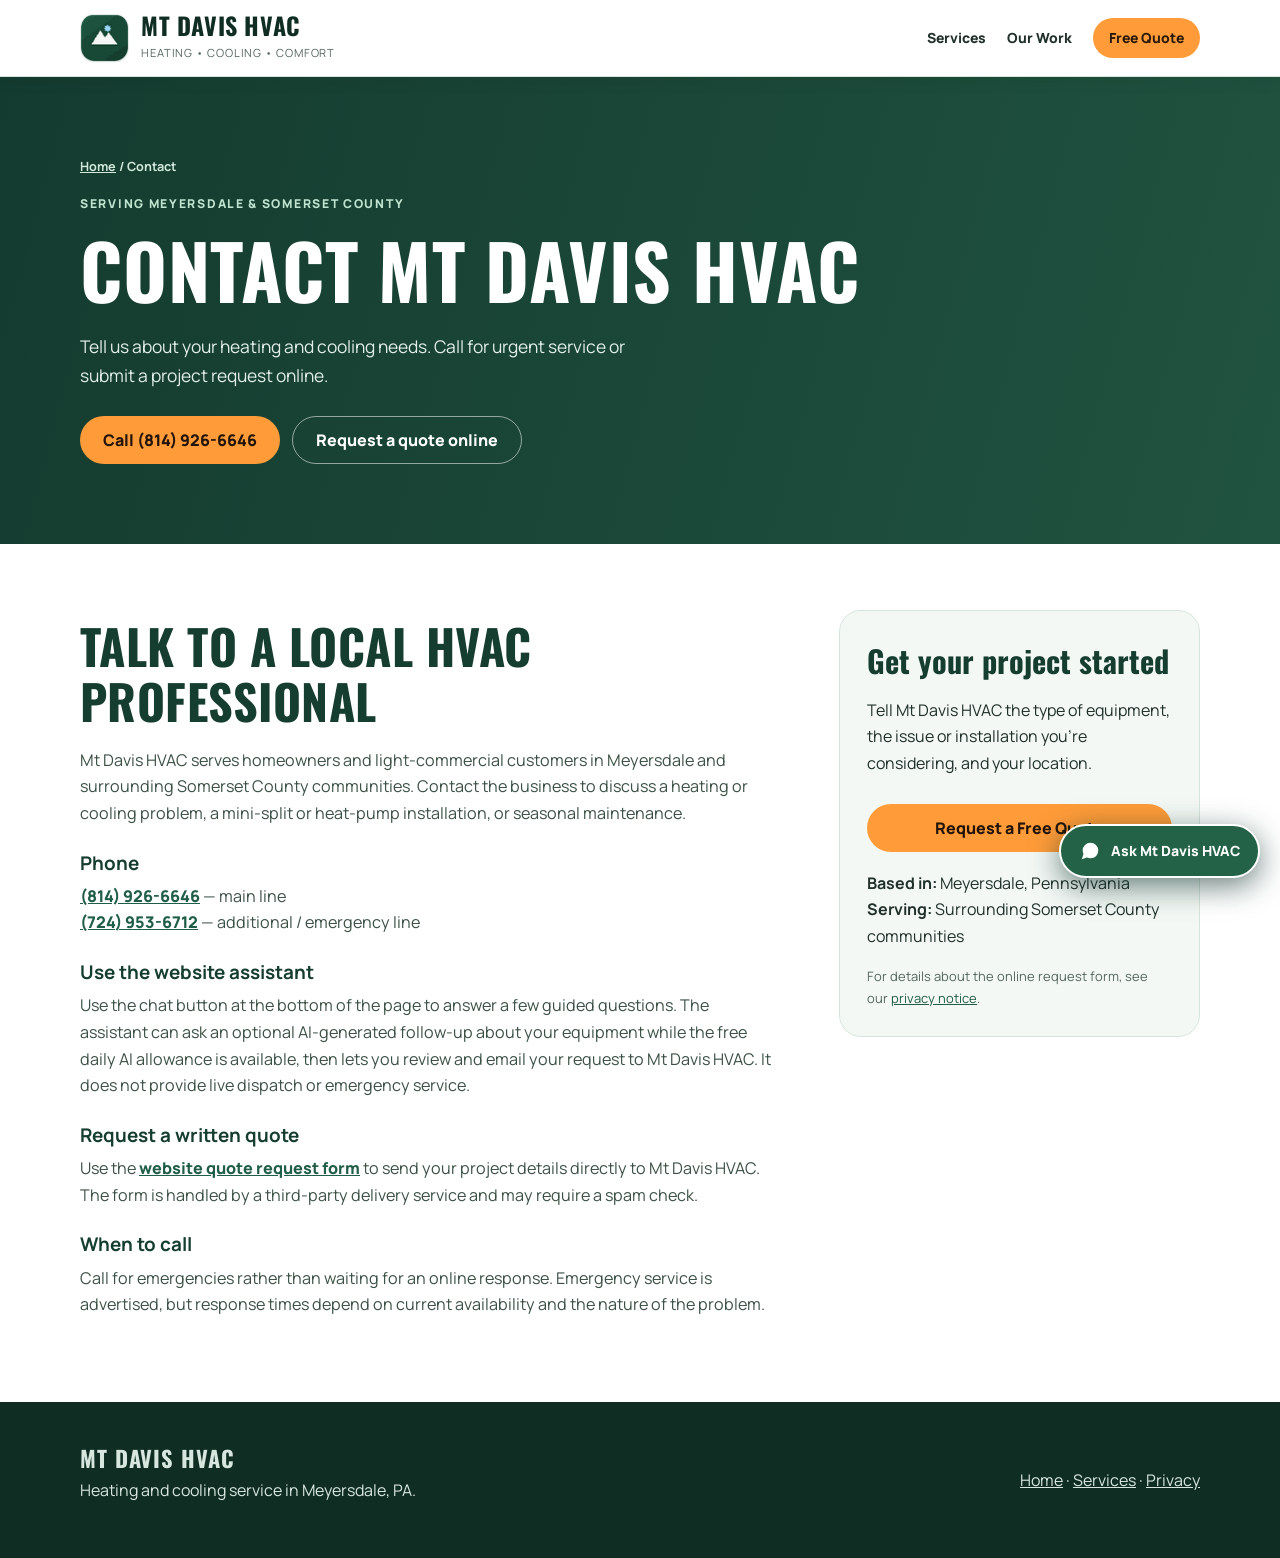
<file: contact/index.html>
<!doctype html><html lang="en"><head>
<meta charset="utf-8"><meta name="viewport" content="width=device-width,initial-scale=1">
<title>Contact Mt Davis HVAC | Quotes & Service in Meyersdale, PA</title>
<meta name="description" content="Contact Mt Davis HVAC for heating and cooling repair, installation and maintenance in Meyersdale, PA. Call (814) 926-6646 or request a free quote online.">
<meta name="robots" content="index,follow">
<link rel="canonical" href="https://mtdavishvac.com/contact/">
<link rel="icon" href="/favicon.ico?v=2" sizes="any">
<link rel="icon" href="/favicon-32.png?v=2" type="image/png" sizes="32x32">
<link rel="icon" href="/favicon-192.png?v=2" type="image/png" sizes="192x192">
<link rel="apple-touch-icon" href="/apple-touch-icon.png?v=2" sizes="180x180">
<link rel="manifest" href="/site.webmanifest">
<meta property="og:type" content="website">
<meta property="og:site_name" content="Mt Davis HVAC">
<meta property="og:title" content="Contact Mt Davis HVAC | Quotes & Service in Meyersdale, PA">
<meta property="og:description" content="Call or request a heating and cooling quote from Mt Davis HVAC in Meyersdale, Pennsylvania.">
<meta property="og:url" content="https://mtdavishvac.com/contact/">
<meta property="og:image" content="https://mtdavishvac.com/social-preview.jpg">
<meta property="og:image:width" content="1200">
<meta property="og:image:height" content="630">
<link rel="stylesheet" href="/service-pages.css">
<link rel="preconnect" href="https://fonts.googleapis.com">
<link rel="preconnect" href="https://fonts.gstatic.com" crossorigin>
<link href="https://fonts.googleapis.com/css2?family=Manrope:wght@400;500;600;700;800&family=Oswald:wght@500;600;700&display=swap" rel="stylesheet">
<script type="application/ld+json">{"@context":"https://schema.org","@graph":[{"@type":"ContactPage","name":"Contact Mt Davis HVAC","url":"https://mtdavishvac.com/contact/","about":{"@id":"https://mtdavishvac.com/#business"}},{"@type":"BreadcrumbList","itemListElement":[{"@type":"ListItem","position":1,"name":"Home","item":"https://mtdavishvac.com/"},{"@type":"ListItem","position":2,"name":"Contact","item":"https://mtdavishvac.com/contact/"}]}]}</script>
<link rel="stylesheet" href="/chatbot.css">
</head><body>
<a href="#main" class="skip">Skip to content</a>
<header class="site-header"><div class="wrap header-row">
<a class="brand" href="/"><img src="/favicon-192.png" width="49" height="49" alt=""><span><strong>MT DAVIS HVAC</strong><small>HEATING • COOLING • COMFORT</small></span></a>
<nav class="site-nav" aria-label="Main navigation"><a href="/services/">Services</a><a href="/#gallery">Our Work</a><a href="/#quote">Free Quote</a></nav>
</div></header>
<main id="main">
<section class="hero"><div class="wrap">
<nav class="breadcrumb" aria-label="Breadcrumb"><a href="/">Home</a> / Contact</nav>
<div class="kicker">Serving Meyersdale & Somerset County</div>
<h1>Contact Mt Davis HVAC</h1>
<p>Tell us about your heating and cooling needs. Call for urgent service or submit a project request online.</p>
<div class="buttons"><a class="button primary" href="tel:+18149266646">Call (814) 926-6646</a><a class="button light" href="/#quote">Request a quote online</a></div>
</div></section>
<section class="body-section"><div class="wrap layout"><article class="copy">
<h2>Talk to a local HVAC professional</h2>
<p>Mt Davis HVAC serves homeowners and light-commercial customers in Meyersdale and surrounding Somerset County communities. Contact the business to discuss a heating or cooling problem, a mini-split or heat-pump installation, or seasonal maintenance.</p>
<h3>Phone</h3><p><a href="tel:+18149266646" style="color:#205e47;text-decoration:underline;font-weight:800">(814) 926-6646</a> — main line<br>
<a href="tel:+17249536712" style="color:#205e47;text-decoration:underline;font-weight:800">(724) 953-6712</a> — additional / emergency line</p>
<h3>Use the website assistant</h3><p>Use the chat button at the bottom of the page to answer a few guided questions. The assistant can ask an optional AI-generated follow-up about your equipment while the free daily AI allowance is available, then lets you review and email your request to Mt Davis HVAC. It does not provide live dispatch or emergency service.</p>
<h3>Request a written quote</h3>
<p>Use the <a href="/#quote" style="color:#205e47;text-decoration:underline;font-weight:800">website quote request form</a> to send your project details directly to Mt Davis HVAC. The form is handled by a third-party delivery service and may require a spam check.</p>
<h3>When to call</h3>
<p>Call for emergencies rather than waiting for an online response. Emergency service is advertised, but response times depend on current availability and the nature of the problem.</p>
</article>
<aside class="call-card"><h3>Get your project started</h3>
<p>Tell Mt Davis HVAC the type of equipment, the issue or installation you're considering, and your location.</p>
<a class="button primary" href="/#quote">Request a Free Quote</a>
<p><strong>Based in:</strong> Meyersdale, Pennsylvania<br><strong>Serving:</strong> Surrounding Somerset County communities</p>
<small>For details about the online request form, see our <a href="/privacy/" style="color:#205e47;text-decoration:underline">privacy notice</a>.</small>
</aside></div></section>
</main>
<footer class="site-footer"><div class="wrap"><div><strong>MT DAVIS HVAC</strong><p>Heating and cooling service in Meyersdale, PA.</p></div>
<nav aria-label="Footer"><a href="/">Home</a> · <a href="/services/">Services</a> · <a href="/privacy/">Privacy</a></nav>
</div></footer>
<a class="mobile-cta" href="tel:+18149266646">☎ Call Mt Davis HVAC</a>
<script src="/chatbot.js" defer></script>
</body></html>
</file>
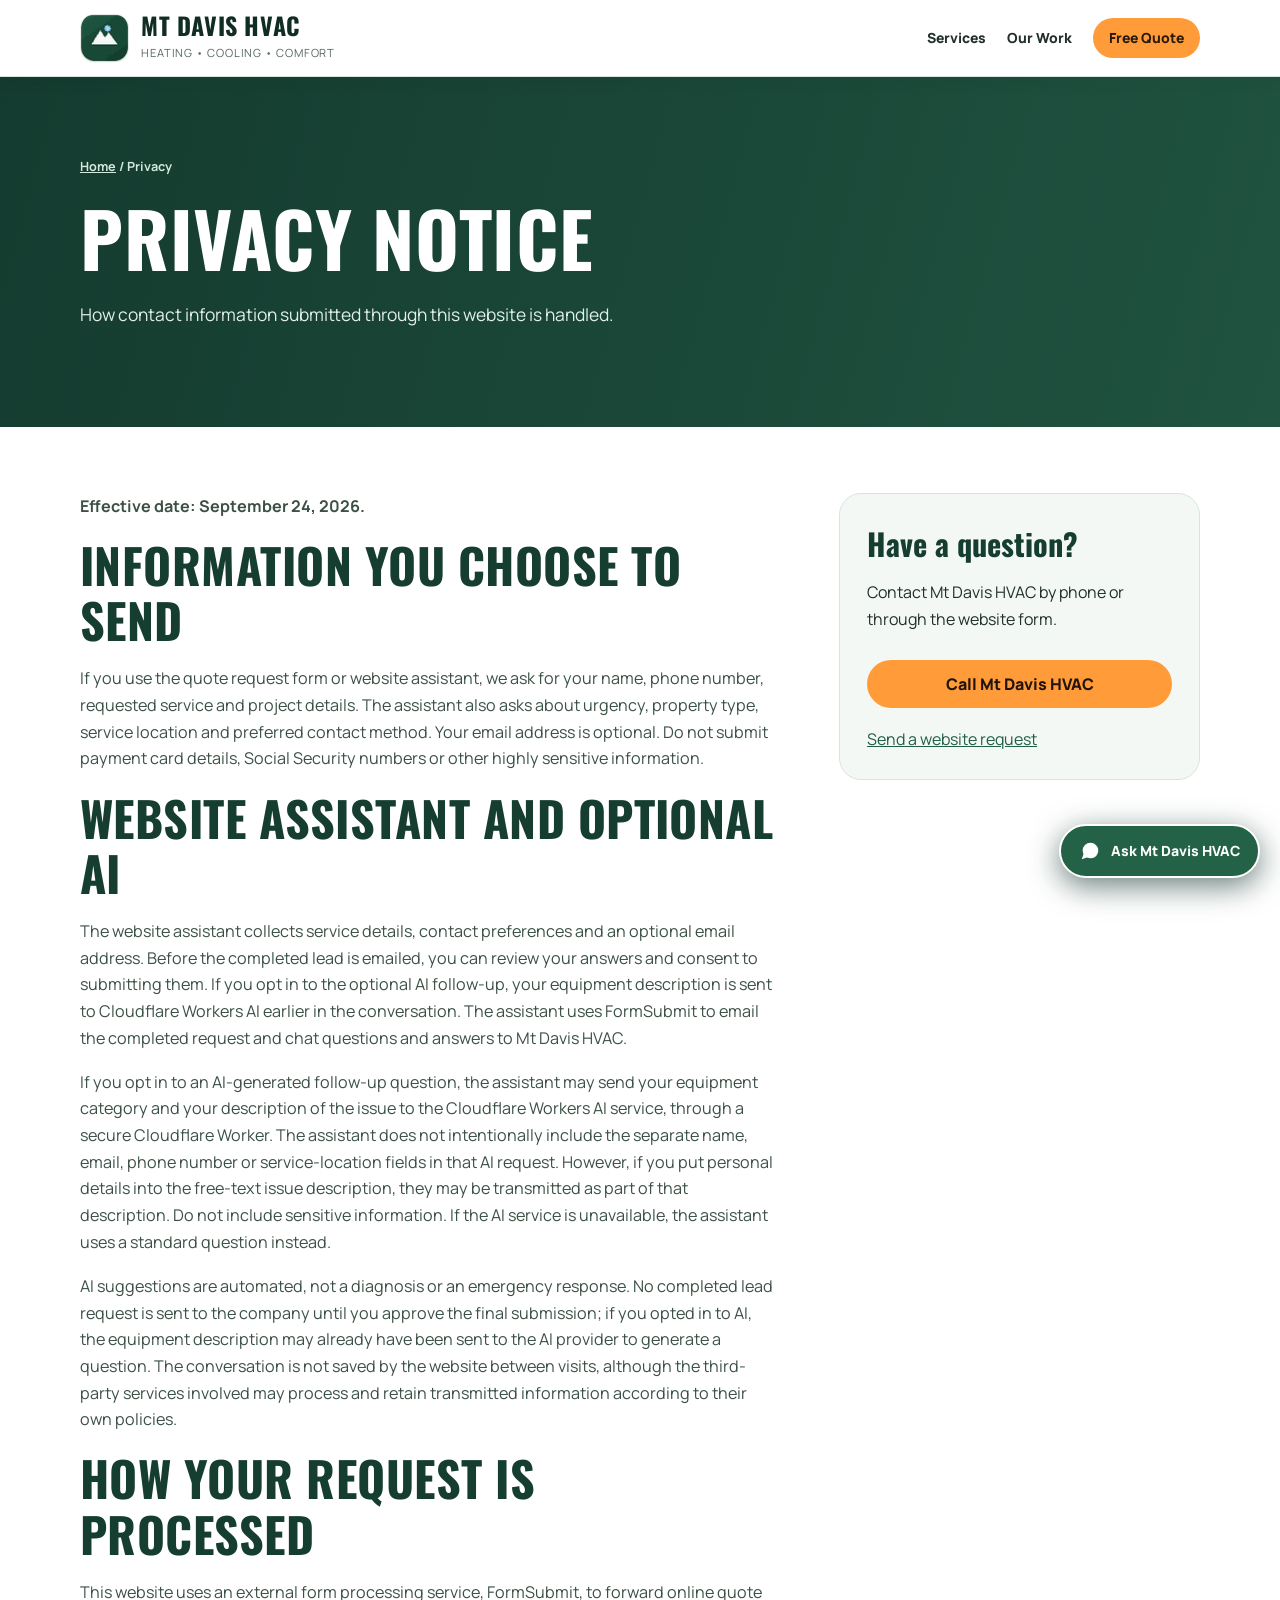
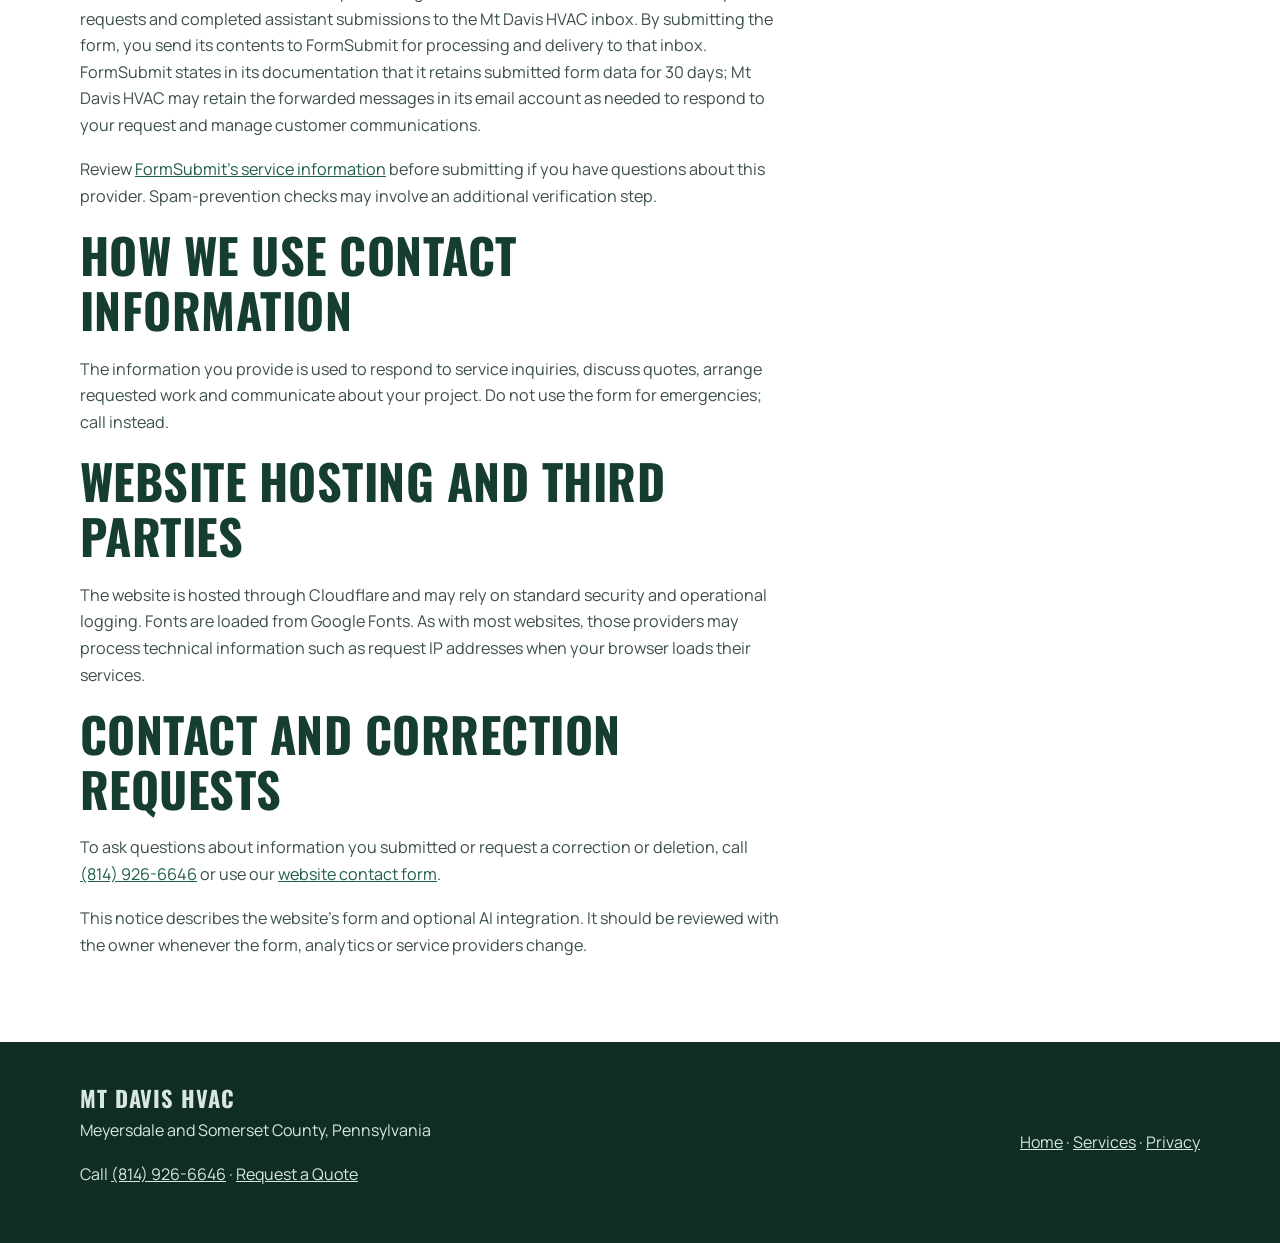
<file: privacy/index.html>
<!doctype html><html lang="en"><head>
<meta charset="utf-8"><meta name="viewport" content="width=device-width,initial-scale=1">
<title>Privacy Notice | Mt Davis HVAC</title>
<meta name="description" content="Learn how Mt Davis HVAC handles information submitted through its website quote request form.">
<meta name="robots" content="index,follow"><link rel="canonical" href="https://mtdavishvac.com/privacy/">
<link rel="icon" href="/favicon.ico?v=2" sizes="any">
<link rel="icon" href="/favicon-32.png?v=2" type="image/png" sizes="32x32">
<link rel="icon" href="/favicon-192.png?v=2" type="image/png" sizes="192x192">
<link rel="apple-touch-icon" href="/apple-touch-icon.png?v=2" sizes="180x180">
<link rel="manifest" href="/site.webmanifest">
<link rel="stylesheet" href="/service-pages.css">
<link rel="preconnect" href="https://fonts.googleapis.com">
<link rel="preconnect" href="https://fonts.gstatic.com" crossorigin>
<link href="https://fonts.googleapis.com/css2?family=Manrope:wght@400;500;600;700;800&family=Oswald:wght@500;600;700&display=swap" rel="stylesheet">
<link rel="stylesheet" href="/chatbot.css">
</head><body><a href="#main" class="skip">Skip to content</a><header class="site-header"><div class="wrap header-row">
<a href="/" class="brand"><img src="/favicon-192.png" width="49" height="49" alt=""><span><strong>MT DAVIS HVAC</strong><small>HEATING • COOLING • COMFORT</small></span></a>
<nav class="site-nav" aria-label="Navigation"><a href="/services/">Services</a><a href="/#gallery">Our Work</a><a href="/#quote">Free Quote</a></nav></div></header>
<main id="main"><section class="hero"><div class="wrap">
<nav class="breadcrumb" aria-label="Breadcrumb"><a href="/">Home</a> / Privacy</nav>
<h1>Privacy Notice</h1><p>How contact information submitted through this website is handled.</p></div></section>
<section class="body-section"><div class="wrap layout"><article class="copy">
<p><strong>Effective date: September 24, 2026.</strong></p>
<h2>Information you choose to send</h2>
<p>If you use the quote request form or website assistant, we ask for your name, phone number, requested service and project details. The assistant also asks about urgency, property type, service location and preferred contact method. Your email address is optional. Do not submit payment card details, Social Security numbers or other highly sensitive information.</p>
<h2>Website assistant and optional AI</h2>
<p>The website assistant collects service details, contact preferences and an optional email address. Before the completed lead is emailed, you can review your answers and consent to submitting them. If you opt in to the optional AI follow-up, your equipment description is sent to Cloudflare Workers AI earlier in the conversation. The assistant uses FormSubmit to email the completed request and chat questions and answers to Mt Davis HVAC.</p>
<p>If you opt in to an AI-generated follow-up question, the assistant may send your equipment category and your description of the issue to the Cloudflare Workers AI service, through a secure Cloudflare Worker. The assistant does not intentionally include the separate name, email, phone number or service-location fields in that AI request. However, if you put personal details into the free-text issue description, they may be transmitted as part of that description. Do not include sensitive information. If the AI service is unavailable, the assistant uses a standard question instead.</p>
<p>AI suggestions are automated, not a diagnosis or an emergency response. No completed lead request is sent to the company until you approve the final submission; if you opted in to AI, the equipment description may already have been sent to the AI provider to generate a question. The conversation is not saved by the website between visits, although the third-party services involved may process and retain transmitted information according to their own policies.</p>
<h2>How your request is processed</h2>
<p>This website uses an external form processing service, FormSubmit, to forward online quote requests and completed assistant submissions to the Mt Davis HVAC inbox. By submitting the form, you send its contents to FormSubmit for processing and delivery to that inbox. FormSubmit states in its documentation that it retains submitted form data for 30 days; Mt Davis HVAC may retain the forwarded messages in its email account as needed to respond to your request and manage customer communications.</p>
<p>Review <a href="https://formsubmit.co/" target="_blank" rel="noopener noreferrer" style="color:#205e47;text-decoration:underline">FormSubmit's service information</a> before submitting if you have questions about this provider. Spam-prevention checks may involve an additional verification step.</p>
<h2>How we use contact information</h2>
<p>The information you provide is used to respond to service inquiries, discuss quotes, arrange requested work and communicate about your project. Do not use the form for emergencies; call instead.</p>
<h2>Website hosting and third parties</h2>
<p>The website is hosted through Cloudflare and may rely on standard security and operational logging. Fonts are loaded from Google Fonts. As with most websites, those providers may process technical information such as request IP addresses when your browser loads their services.</p>
<h2>Contact and correction requests</h2>
<p>To ask questions about information you submitted or request a correction or deletion, call <a href="tel:+18149266646" style="color:#205e47;text-decoration:underline">(814) 926-6646</a> or use our <a href="/#quote" style="color:#205e47;text-decoration:underline">website contact form</a>.</p>
<p>This notice describes the website's form and optional AI integration. It should be reviewed with the owner whenever the form, analytics or service providers change.</p>
</article><aside class="call-card"><h3>Have a question?</h3><p>Contact Mt Davis HVAC by phone or through the website form.</p>
<a class="button primary" href="tel:+18149266646">Call Mt Davis HVAC</a>
<a href="/#quote" style="color:#205e47;text-decoration:underline">Send a website request</a>
</aside></div></section></main><footer class="site-footer"><div class="wrap"><div><strong>MT DAVIS HVAC</strong>
<p>Meyersdale and Somerset County, Pennsylvania</p><p>Call <a href="tel:+18149266646">(814) 926-6646</a> · <a href="/#quote">Request a Quote</a></p>
</div><nav aria-label="Footer"><a href="/">Home</a> · <a href="/services/">Services</a> · <a href="/privacy/">Privacy</a></nav></div></footer><script src="/chatbot.js" defer></script>
</body></html>
</file>
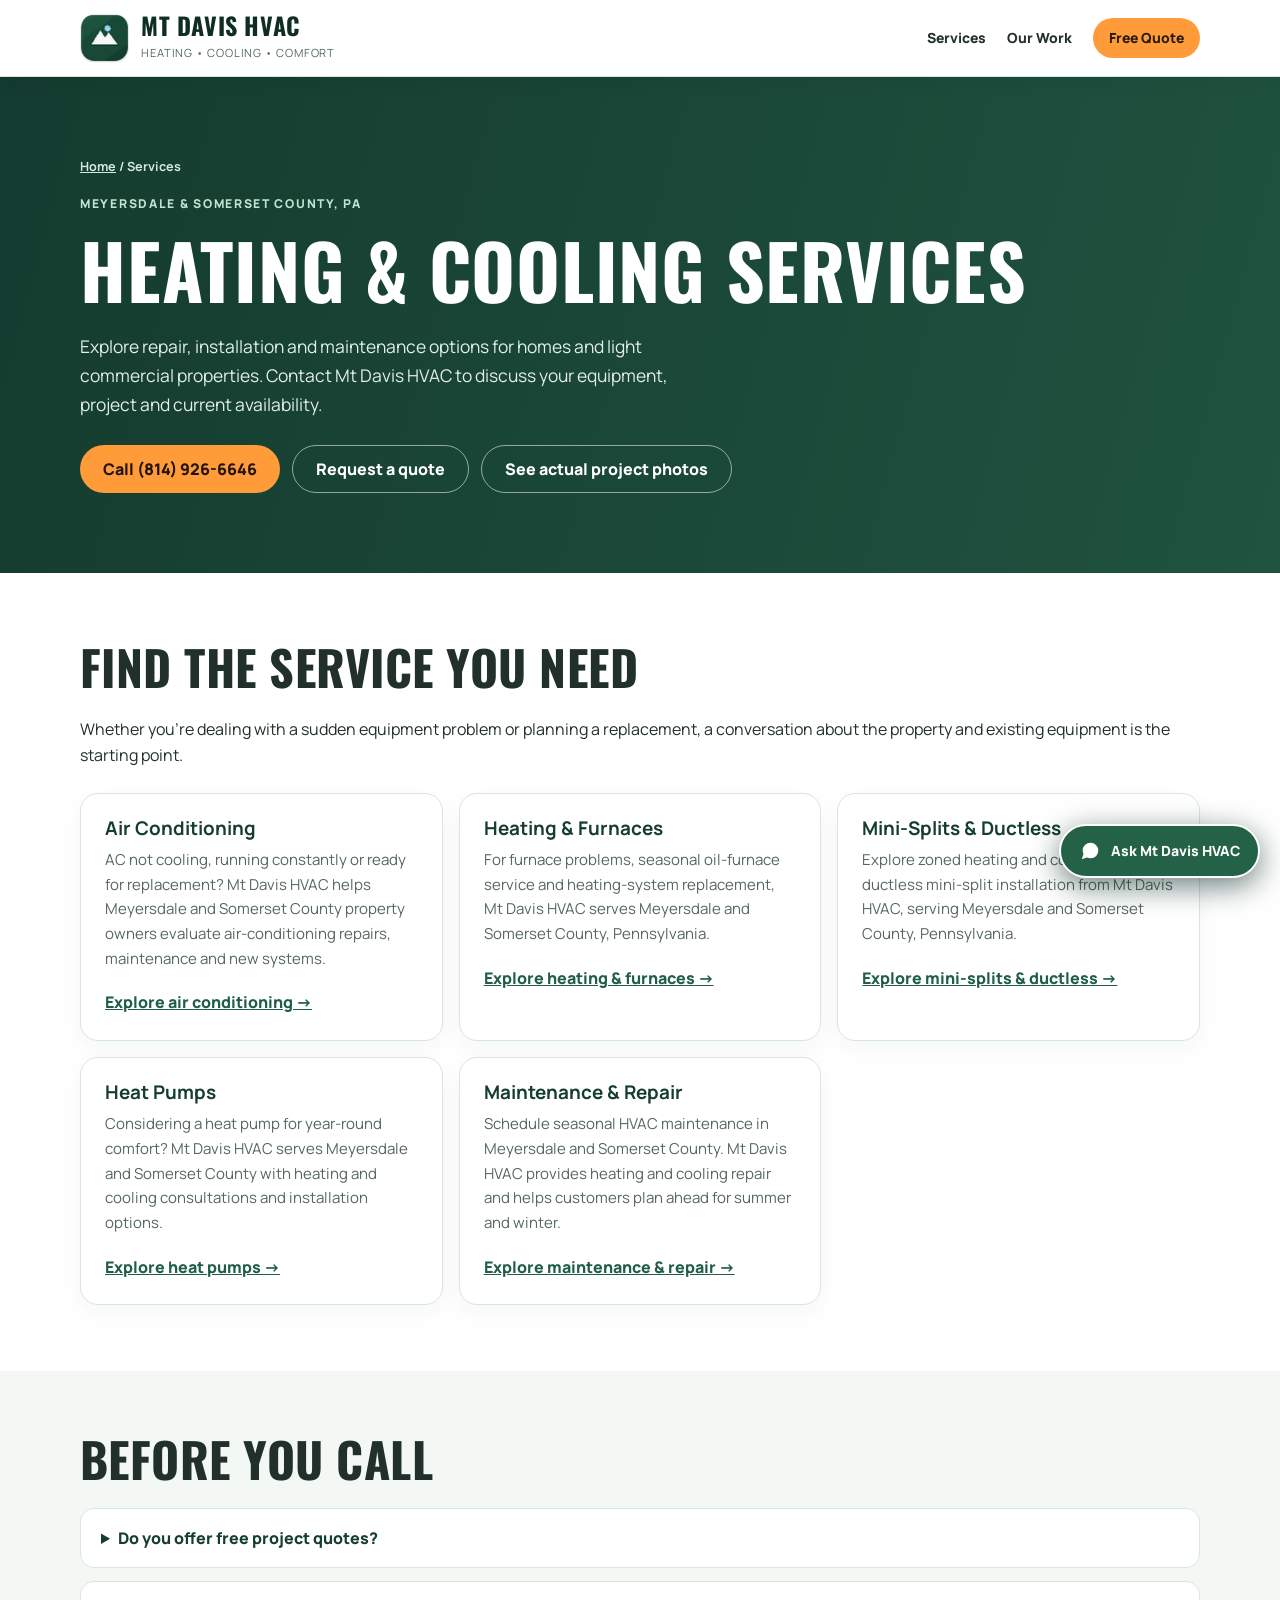
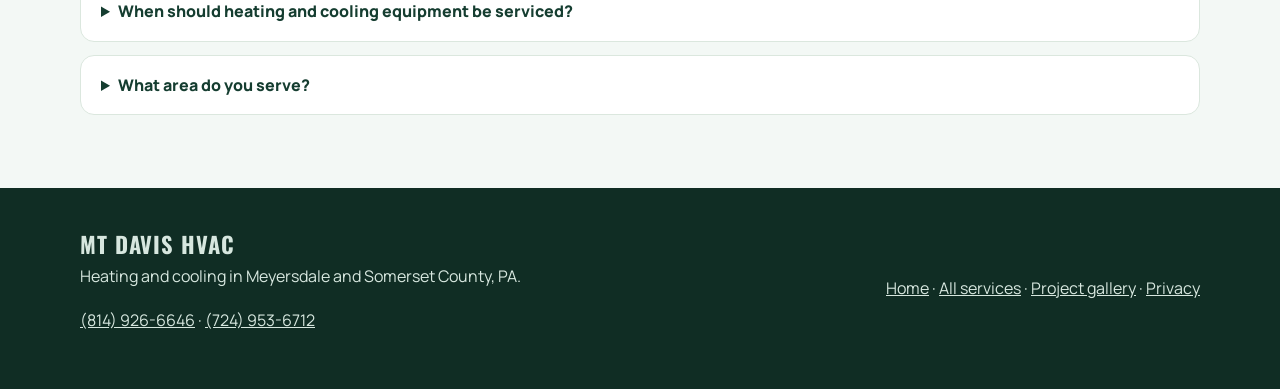
<file: services/index.html>
<!doctype html><html lang="en"><head><meta charset="utf-8">
<meta name="viewport" content="width=device-width,initial-scale=1">
<title>HVAC Services in Meyersdale, PA | Mt Davis HVAC</title>
<meta name="description" content="Explore AC repair, furnace service, mini-split installation, heat pumps and seasonal HVAC maintenance from Mt Davis HVAC in Meyersdale and Somerset County, PA.">
<meta name="robots" content="index,follow,max-image-preview:large">
<link rel="canonical" href="https://mtdavishvac.com/services/">
<meta property="og:type" content="website">
<meta property="og:site_name" content="Mt Davis HVAC">
<meta property="og:locale" content="en_US">
<meta property="og:title" content="HVAC Services in Meyersdale, PA | Mt Davis HVAC">
<meta property="og:description" content="Explore AC repair, furnace service, mini-split installation, heat pumps and seasonal HVAC maintenance from Mt Davis HVAC in Meyersdale and Somerset County, PA.">
<meta property="og:url" content="https://mtdavishvac.com/services/">
<meta property="og:image" content="https://mtdavishvac.com/social-preview.jpg">
<meta property="og:image:width" content="1200">
<meta property="og:image:height" content="630">
<meta name="twitter:card" content="summary_large_image">
<link rel="icon" href="/favicon.ico?v=2" sizes="any">
<link rel="icon" href="/favicon-32.png?v=2" type="image/png" sizes="32x32">
<link rel="icon" href="/favicon-192.png?v=2" type="image/png" sizes="192x192">
<link rel="apple-touch-icon" href="/apple-touch-icon.png?v=2" sizes="180x180">
<link rel="manifest" href="/site.webmanifest">
<link rel="stylesheet" href="/service-pages.css">
<link rel="preconnect" href="https://fonts.googleapis.com">
<link rel="preconnect" href="https://fonts.gstatic.com" crossorigin>
<link href="https://fonts.googleapis.com/css2?family=Manrope:wght@400;500;600;700;800&family=Oswald:wght@500;600;700&display=swap" rel="stylesheet">
<script type="application/ld+json">{"@context":"https://schema.org","@graph":[{"@type":"CollectionPage","@id":"https://mtdavishvac.com/services/#webpage","url":"https://mtdavishvac.com/services/","name":"HVAC Services in Meyersdale, PA | Mt Davis HVAC","description":"Explore AC repair, furnace service, mini-split installation, heat pumps and seasonal HVAC maintenance from Mt Davis HVAC in Meyersdale and Somerset County, PA."},{"@type":"BreadcrumbList","itemListElement":[{"@type":"ListItem","position":1,"name":"Home","item":"https://mtdavishvac.com/"},{"@type":"ListItem","position":2,"name":"Services","item":"https://mtdavishvac.com/services/"}]}]}</script><link rel="stylesheet" href="/chatbot.css">
</head><body><a href="#main" class="skip">Skip to content</a>
<header class="site-header"><div class="wrap header-row">
<a href="/" class="brand"><img src="/favicon-192.png" alt="" width="49" height="49"><span><strong>MT DAVIS HVAC</strong><small>HEATING • COOLING • COMFORT</small></span></a>
<nav class="site-nav" aria-label="Main navigation"><a href="/services/">Services</a><a href="/#gallery">Our Work</a><a href="/#quote">Free Quote</a></nav>
</div></header>
<main id="main"><section class="hero"><div class="wrap"><nav class="breadcrumb" aria-label="Breadcrumb"><a href="/">Home</a> / Services</nav>
<div class="kicker">Meyersdale & Somerset County, PA</div><h1>Heating & Cooling Services</h1>
<p>Explore repair, installation and maintenance options for homes and light commercial properties. Contact Mt Davis HVAC to discuss your equipment, project and current availability.</p>
<div class="buttons"><a class="button primary" href="tel:+18149266646">Call (814) 926-6646</a><a class="button light" href="/#quote">Request a quote</a><a class="button light" href="/#gallery">See actual project photos</a></div>
</div></section>
<section class="body-section"><div class="wrap"><h2>Find the service you need</h2>
<p>Whether you're dealing with a sudden equipment problem or planning a replacement, a conversation about the property and existing equipment is the starting point.</p>
<div class="cards"><article class="card"><h3>Air Conditioning</h3><p>AC not cooling, running constantly or ready for replacement? Mt Davis HVAC helps Meyersdale and Somerset County property owners evaluate air-conditioning repairs, maintenance and new systems.</p><a href="/services/air-conditioning/">Explore air conditioning →</a></article>
<article class="card"><h3>Heating & Furnaces</h3><p>For furnace problems, seasonal oil-furnace service and heating-system replacement, Mt Davis HVAC serves Meyersdale and Somerset County, Pennsylvania.</p><a href="/services/heating-furnaces/">Explore heating & furnaces →</a></article>
<article class="card"><h3>Mini-Splits & Ductless</h3><p>Explore zoned heating and cooling with ductless mini-split installation from Mt Davis HVAC, serving Meyersdale and Somerset County, Pennsylvania.</p><a href="/services/mini-splits/">Explore mini-splits & ductless →</a></article>
<article class="card"><h3>Heat Pumps</h3><p>Considering a heat pump for year-round comfort? Mt Davis HVAC serves Meyersdale and Somerset County with heating and cooling consultations and installation options.</p><a href="/services/heat-pumps/">Explore heat pumps →</a></article>
<article class="card"><h3>Maintenance & Repair</h3><p>Schedule seasonal HVAC maintenance in Meyersdale and Somerset County. Mt Davis HVAC provides heating and cooling repair and helps customers plan ahead for summer and winter.</p><a href="/services/maintenance/">Explore maintenance & repair →</a></article></div></div></section>
<section class="faq"><div class="wrap"><h2>Before you call</h2>
<details><summary>Do you offer free project quotes?</summary><p>Mt Davis HVAC advertises free estimates. Call and describe the work you're considering so the next steps can be discussed.</p></details>
<details><summary>When should heating and cooling equipment be serviced?</summary><p>It's generally useful to arrange heating service ahead of winter and cooling service ahead of summer, while following your equipment manufacturer's recommendations.</p></details>
<details><summary>What area do you serve?</summary><p>Mt Davis HVAC is based in Meyersdale, Pennsylvania and serves customers in and around Somerset County. Call to confirm whether your address is within the current service area.</p></details>
</div></section></main><footer class="site-footer"><div class="wrap">
<div><strong>MT DAVIS HVAC</strong><p>Heating and cooling in Meyersdale and Somerset County, PA.</p><p><a href="tel:+18149266646">(814) 926-6646</a> · <a href="tel:+17249536712">(724) 953-6712</a></p></div>
<nav aria-label="Footer"><a href="/">Home</a> · <a href="/services/">All services</a> · <a href="/#gallery">Project gallery</a> · <a href="/privacy/">Privacy</a></nav>
</div></footer><a class="mobile-cta" href="tel:+18149266646">☎ Call Mt Davis HVAC</a><script src="/chatbot.js" defer></script>
</body></html>
</file>
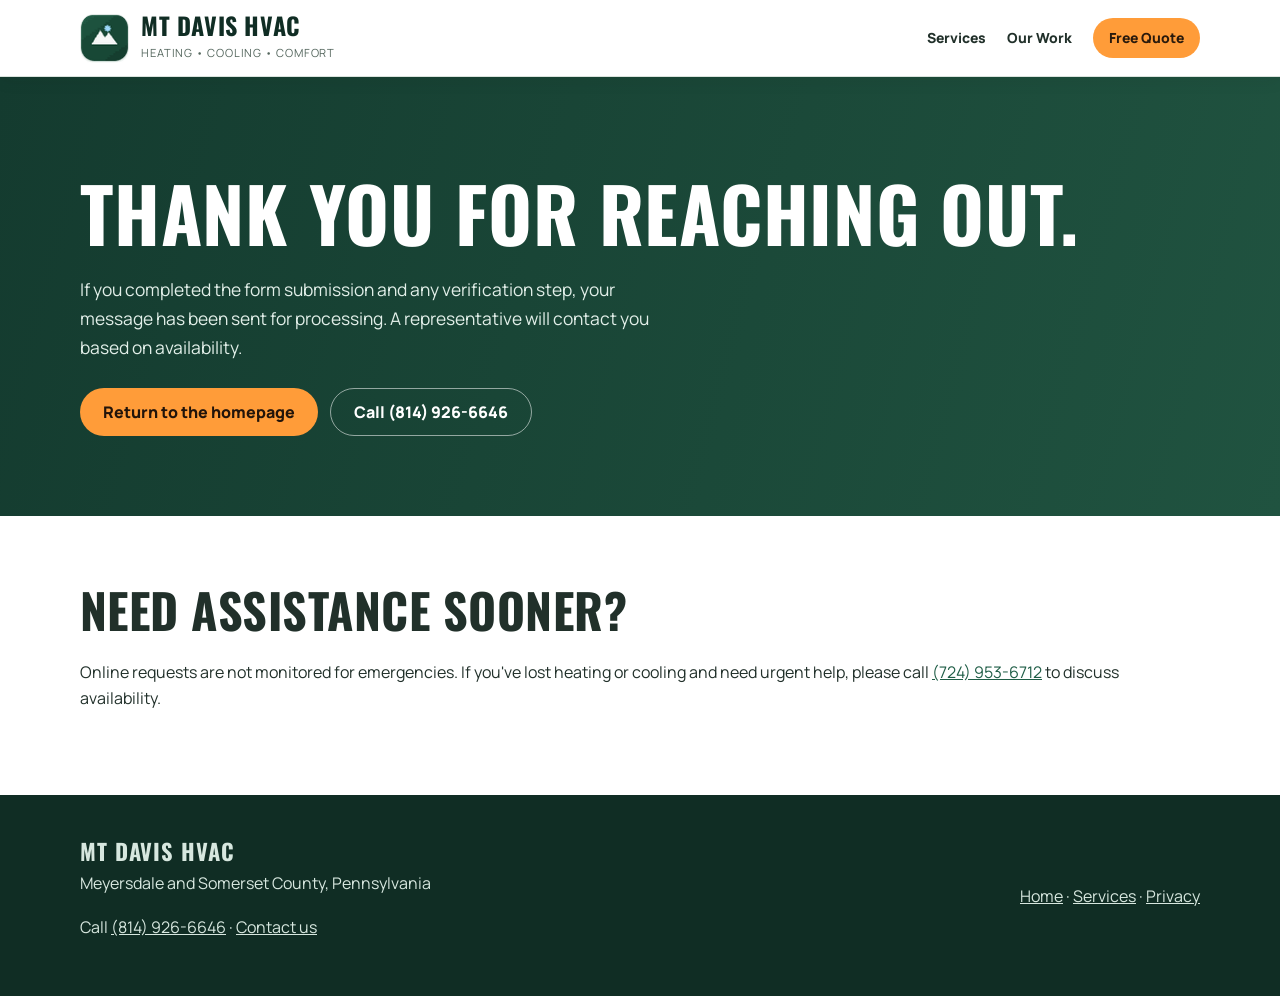
<file: thank-you/index.html>
<!doctype html><html lang="en"><head>
<meta charset="utf-8"><meta name="viewport" content="width=device-width,initial-scale=1">
<title>Quote Request Submitted | Mt Davis HVAC</title>
<meta name="description" content="Quote request confirmation for Mt Davis HVAC.">
<meta name="robots" content="noindex,follow">
<link rel="canonical" href="https://mtdavishvac.com/thank-you/">
<link rel="icon" href="/favicon.ico?v=2" sizes="any">
<link rel="icon" href="/favicon-32.png?v=2" type="image/png" sizes="32x32">
<link rel="icon" href="/favicon-192.png?v=2" type="image/png" sizes="192x192">
<link rel="apple-touch-icon" href="/apple-touch-icon.png?v=2" sizes="180x180">
<link rel="manifest" href="/site.webmanifest"><link rel="stylesheet" href="/service-pages.css">
<link rel="preconnect" href="https://fonts.googleapis.com">
<link rel="preconnect" href="https://fonts.gstatic.com" crossorigin>
<link href="https://fonts.googleapis.com/css2?family=Manrope:wght@400;500;600;700;800&family=Oswald:wght@500;600;700&display=swap" rel="stylesheet"></head><body><header class="site-header"><div class="wrap header-row">
<a href="/" class="brand"><img src="/favicon-192.png" width="49" height="49" alt=""><span><strong>MT DAVIS HVAC</strong><small>HEATING • COOLING • COMFORT</small></span></a>
<nav class="site-nav" aria-label="Navigation"><a href="/services/">Services</a><a href="/#gallery">Our Work</a><a href="/#quote">Free Quote</a></nav></div></header>
<main id="main"><section class="hero"><div class="wrap"><h1>Thank you for reaching out.</h1>
<p>If you completed the form submission and any verification step, your message has been sent for processing. A representative will contact you based on availability.</p>
<div class="buttons"><a class="button primary" href="/">Return to the homepage</a><a class="button light" href="tel:+18149266646">Call (814) 926-6646</a></div></div></section>
<section class="body-section"><div class="wrap"><h2>Need assistance sooner?</h2>
<p>Online requests are not monitored for emergencies. If you've lost heating or cooling and need urgent help, please call <a href="tel:+17249536712" style="text-decoration:underline;color:#205e47">(724) 953-6712</a> to discuss availability.</p>
</div></section></main><footer class="site-footer"><div class="wrap"><div><strong>MT DAVIS HVAC</strong>
<p>Meyersdale and Somerset County, Pennsylvania</p><p>Call <a href="tel:+18149266646">(814) 926-6646</a> · <a href="/contact/">Contact us</a></p>
</div><nav aria-label="Footer"><a href="/">Home</a> · <a href="/services/">Services</a> · <a href="/privacy/">Privacy</a></nav></div></footer></body></html>
</file>
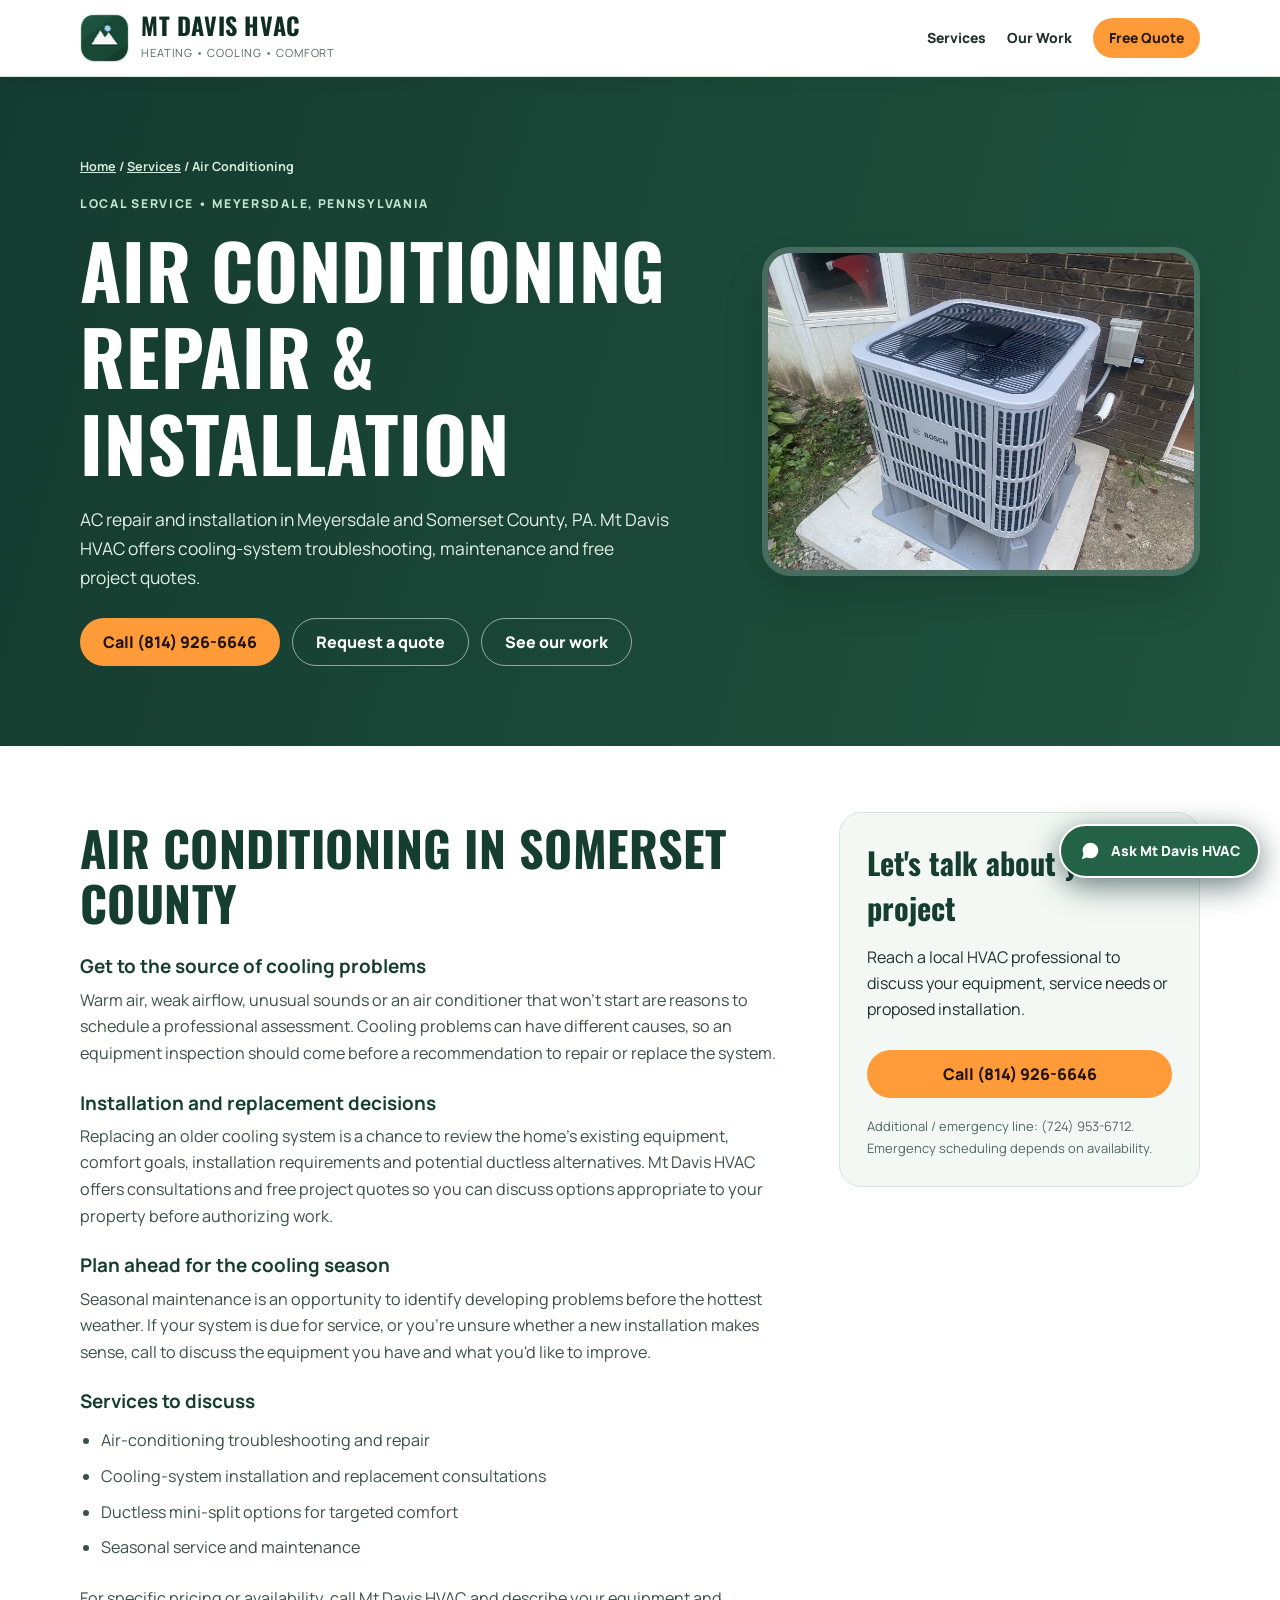
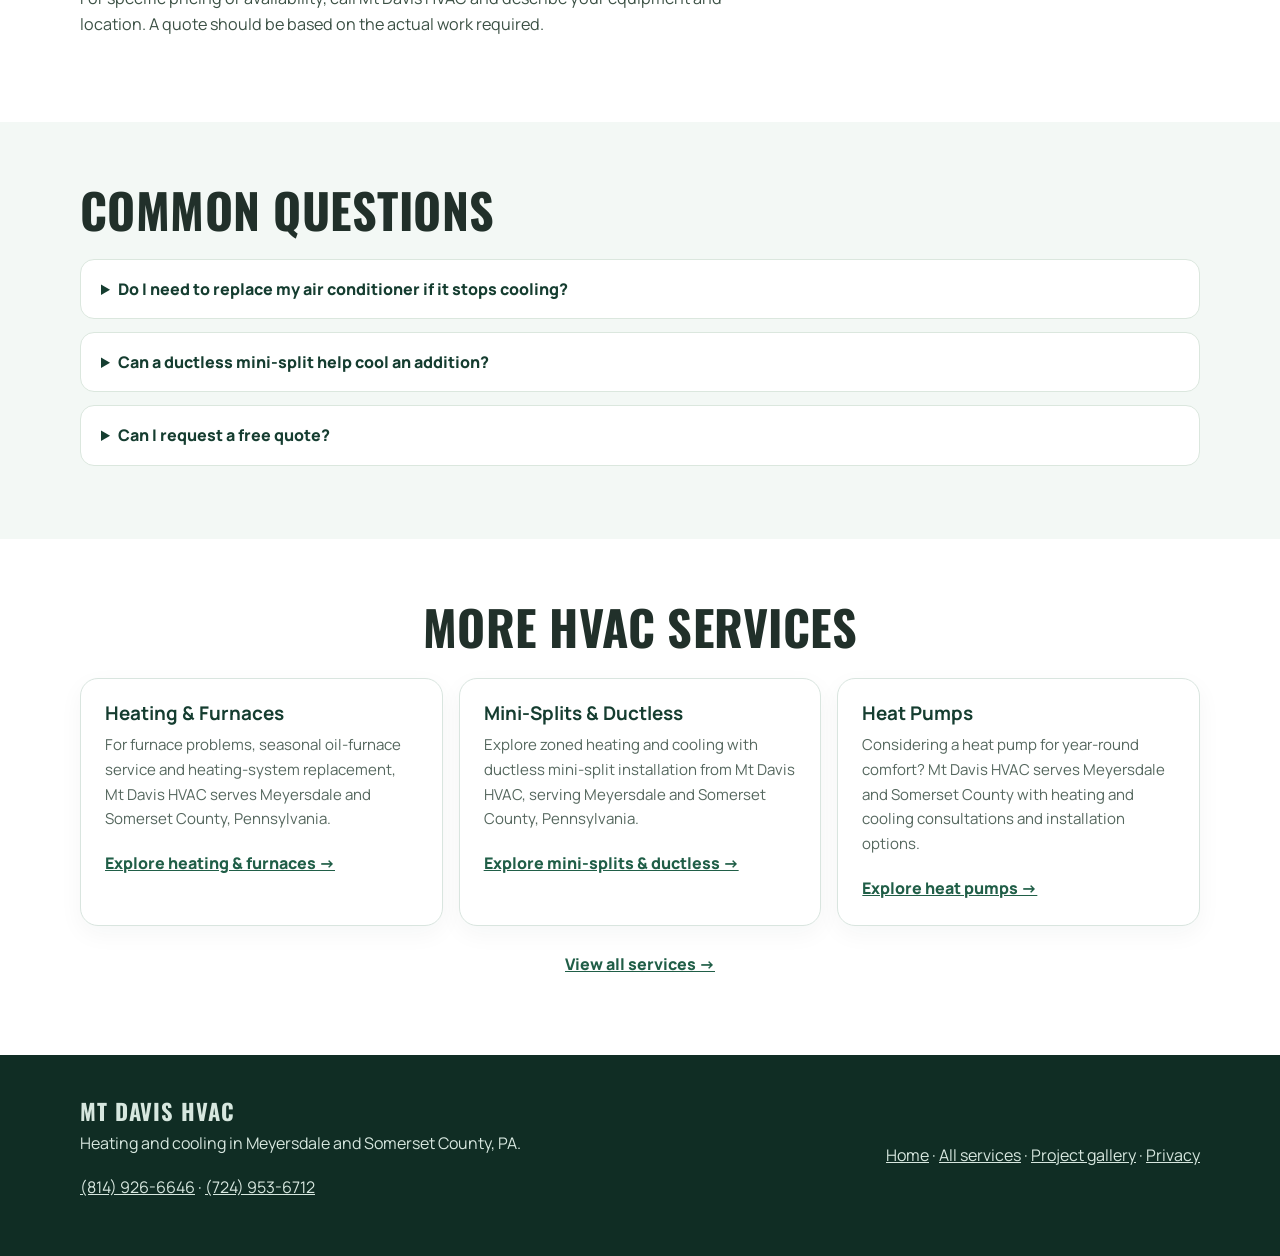
<file: services/air-conditioning/index.html>
<!doctype html><html lang="en"><head><meta charset="utf-8">
<meta name="viewport" content="width=device-width,initial-scale=1">
<title>AC Repair & Installation in Meyersdale, PA | Mt Davis HVAC</title>
<meta name="description" content="AC repair and installation in Meyersdale and Somerset County, PA. Mt Davis HVAC offers cooling-system troubleshooting, maintenance and free project quotes.">
<meta name="robots" content="index,follow,max-image-preview:large">
<link rel="canonical" href="https://mtdavishvac.com/services/air-conditioning/">
<meta property="og:type" content="website">
<meta property="og:site_name" content="Mt Davis HVAC">
<meta property="og:locale" content="en_US">
<meta property="og:title" content="AC Repair & Installation in Meyersdale, PA | Mt Davis HVAC">
<meta property="og:description" content="AC repair and installation in Meyersdale and Somerset County, PA. Mt Davis HVAC offers cooling-system troubleshooting, maintenance and free project quotes.">
<meta property="og:url" content="https://mtdavishvac.com/services/air-conditioning/">
<meta property="og:image" content="https://mtdavishvac.com/social-preview.jpg">
<meta property="og:image:width" content="1200">
<meta property="og:image:height" content="630">
<meta name="twitter:card" content="summary_large_image">
<link rel="icon" href="/favicon.ico?v=2" sizes="any">
<link rel="icon" href="/favicon-32.png?v=2" type="image/png" sizes="32x32">
<link rel="icon" href="/favicon-192.png?v=2" type="image/png" sizes="192x192">
<link rel="apple-touch-icon" href="/apple-touch-icon.png?v=2" sizes="180x180">
<link rel="manifest" href="/site.webmanifest">
<link rel="stylesheet" href="/service-pages.css">
<link rel="preconnect" href="https://fonts.googleapis.com">
<link rel="preconnect" href="https://fonts.gstatic.com" crossorigin>
<link href="https://fonts.googleapis.com/css2?family=Manrope:wght@400;500;600;700;800&family=Oswald:wght@500;600;700&display=swap" rel="stylesheet">
<script type="application/ld+json">{"@context":"https://schema.org","@graph":[{"@type":"Service","@id":"https://mtdavishvac.com/services/air-conditioning/#service","name":"Air Conditioning Repair & Installation","serviceType":"Air conditioning repair, installation and maintenance","description":"AC repair and installation in Meyersdale and Somerset County, PA. Mt Davis HVAC offers cooling-system troubleshooting, maintenance and free project quotes.","provider":{"@id":"https://mtdavishvac.com/#business"},"areaServed":[{"@type":"City","name":"Meyersdale, Pennsylvania"},{"@type":"AdministrativeArea","name":"Somerset County, Pennsylvania"}],"url":"https://mtdavishvac.com/services/air-conditioning/"},{"@type":"BreadcrumbList","itemListElement":[{"@type":"ListItem","position":1,"name":"Home","item":"https://mtdavishvac.com/"},{"@type":"ListItem","position":2,"name":"Services","item":"https://mtdavishvac.com/services/"},{"@type":"ListItem","position":3,"name":"Air Conditioning","item":"https://mtdavishvac.com/services/air-conditioning/"}]}]}</script><link rel="stylesheet" href="/chatbot.css">
</head><body><a href="#main" class="skip">Skip to content</a>
<header class="site-header"><div class="wrap header-row">
<a href="/" class="brand"><img src="/favicon-192.png" alt="" width="49" height="49"><span><strong>MT DAVIS HVAC</strong><small>HEATING • COOLING • COMFORT</small></span></a>
<nav class="site-nav" aria-label="Main navigation"><a href="/services/">Services</a><a href="/#gallery">Our Work</a><a href="/#quote">Free Quote</a></nav>
</div></header>
<main id="main"><section class="hero"><div class="wrap hero-grid"><div>
<nav class="breadcrumb" aria-label="Breadcrumb"><a href="/">Home</a> / <a href="/services/">Services</a> / Air Conditioning</nav>
<div class="kicker">Local service • Meyersdale, Pennsylvania</div><h1>Air Conditioning Repair & Installation</h1><p>AC repair and installation in Meyersdale and Somerset County, PA. Mt Davis HVAC offers cooling-system troubleshooting, maintenance and free project quotes.</p>
<div class="buttons"><a class="button primary" href="tel:+18149266646">Call (814) 926-6646</a><a class="button light" href="/#quote">Request a quote</a><a class="button light" href="/#gallery">See our work</a></div>
</div><img class="hero-photo" src="/hvac-assets/gallery/bosch-outdoor-unit-full.webp" alt="Bosch outdoor HVAC unit installed beside a brick home" width="600" height="300" fetchpriority="high"></div></section>
<section class="body-section"><div class="wrap layout"><article class="copy">
<h2>Air Conditioning in Somerset County</h2>
<h3>Get to the source of cooling problems</h3><p>Warm air, weak airflow, unusual sounds or an air conditioner that won't start are reasons to schedule a professional assessment. Cooling problems can have different causes, so an equipment inspection should come before a recommendation to repair or replace the system.</p>
<h3>Installation and replacement decisions</h3><p>Replacing an older cooling system is a chance to review the home's existing equipment, comfort goals, installation requirements and potential ductless alternatives. Mt Davis HVAC offers consultations and free project quotes so you can discuss options appropriate to your property before authorizing work.</p>
<h3>Plan ahead for the cooling season</h3><p>Seasonal maintenance is an opportunity to identify developing problems before the hottest weather. If your system is due for service, or you're unsure whether a new installation makes sense, call to discuss the equipment you have and what you'd like to improve.</p><h3>Services to discuss</h3><ul><li>Air-conditioning troubleshooting and repair</li>
<li>Cooling-system installation and replacement consultations</li>
<li>Ductless mini-split options for targeted comfort</li>
<li>Seasonal service and maintenance</li></ul>
<p>For specific pricing or availability, call Mt Davis HVAC and describe your equipment and location. A quote should be based on the actual work required.</p>
</article><aside class="call-card"><h3>Let's talk about your project</h3>
<p>Reach a local HVAC professional to discuss your equipment, service needs or proposed installation.</p>
<a class="button primary" href="tel:+18149266646">Call (814) 926-6646</a>
<small>Additional / emergency line: <a href="tel:+17249536712">(724) 953-6712</a>. Emergency scheduling depends on availability.</small>
</aside></div></section>
<section class="faq"><div class="wrap"><h2>Common questions</h2><details><summary>Do I need to replace my air conditioner if it stops cooling?</summary><p>Not necessarily. A loss of cooling can have several causes. A professional assessment helps distinguish a repairable fault from a system where replacement deserves consideration.</p></details>
<details><summary>Can a ductless mini-split help cool an addition?</summary><p>Ductless systems can be an option for additions and spaces that are difficult to serve with existing ductwork. System sizing and installation requirements depend on the building.</p></details>
<details><summary>Can I request a free quote?</summary><p>Yes. Call Mt Davis HVAC to discuss the system, property and proposed project before an estimate is prepared.</p></details></div></section>
<section class="related"><div class="wrap"><h2>More HVAC services</h2><div class="cards"><article class="card"><h3>Heating & Furnaces</h3><p>For furnace problems, seasonal oil-furnace service and heating-system replacement, Mt Davis HVAC serves Meyersdale and Somerset County, Pennsylvania.</p><a href="/services/heating-furnaces/">Explore heating & furnaces →</a></article>
<article class="card"><h3>Mini-Splits & Ductless</h3><p>Explore zoned heating and cooling with ductless mini-split installation from Mt Davis HVAC, serving Meyersdale and Somerset County, Pennsylvania.</p><a href="/services/mini-splits/">Explore mini-splits & ductless →</a></article>
<article class="card"><h3>Heat Pumps</h3><p>Considering a heat pump for year-round comfort? Mt Davis HVAC serves Meyersdale and Somerset County with heating and cooling consultations and installation options.</p><a href="/services/heat-pumps/">Explore heat pumps →</a></article></div><p style="text-align:center;margin-top:25px"><a href="/services/" style="color:#205e47;font-weight:900;text-decoration:underline">View all services →</a></p></div></section>
</main><footer class="site-footer"><div class="wrap">
<div><strong>MT DAVIS HVAC</strong><p>Heating and cooling in Meyersdale and Somerset County, PA.</p><p><a href="tel:+18149266646">(814) 926-6646</a> · <a href="tel:+17249536712">(724) 953-6712</a></p></div>
<nav aria-label="Footer"><a href="/">Home</a> · <a href="/services/">All services</a> · <a href="/#gallery">Project gallery</a> · <a href="/privacy/">Privacy</a></nav>
</div></footer><a class="mobile-cta" href="tel:+18149266646">☎ Call Mt Davis HVAC</a><script src="/chatbot.js" defer></script>
</body></html>
</file>
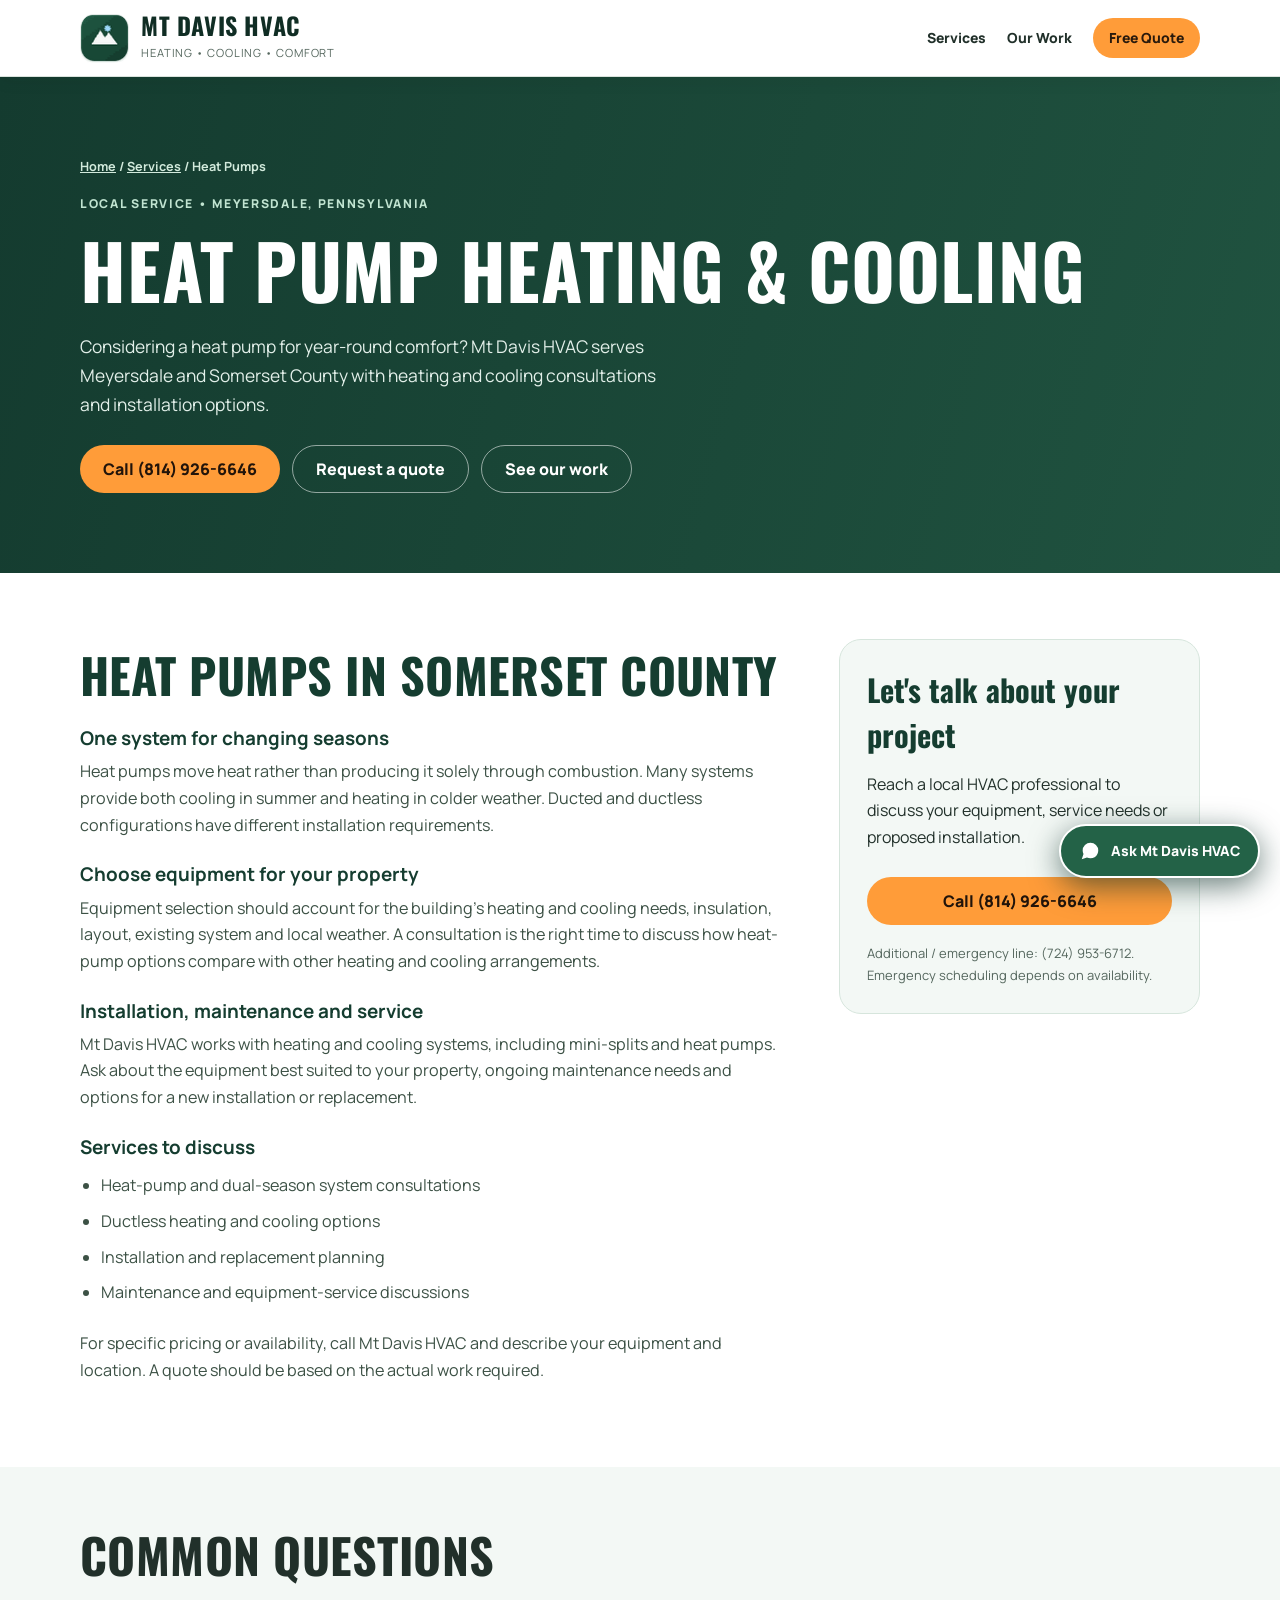
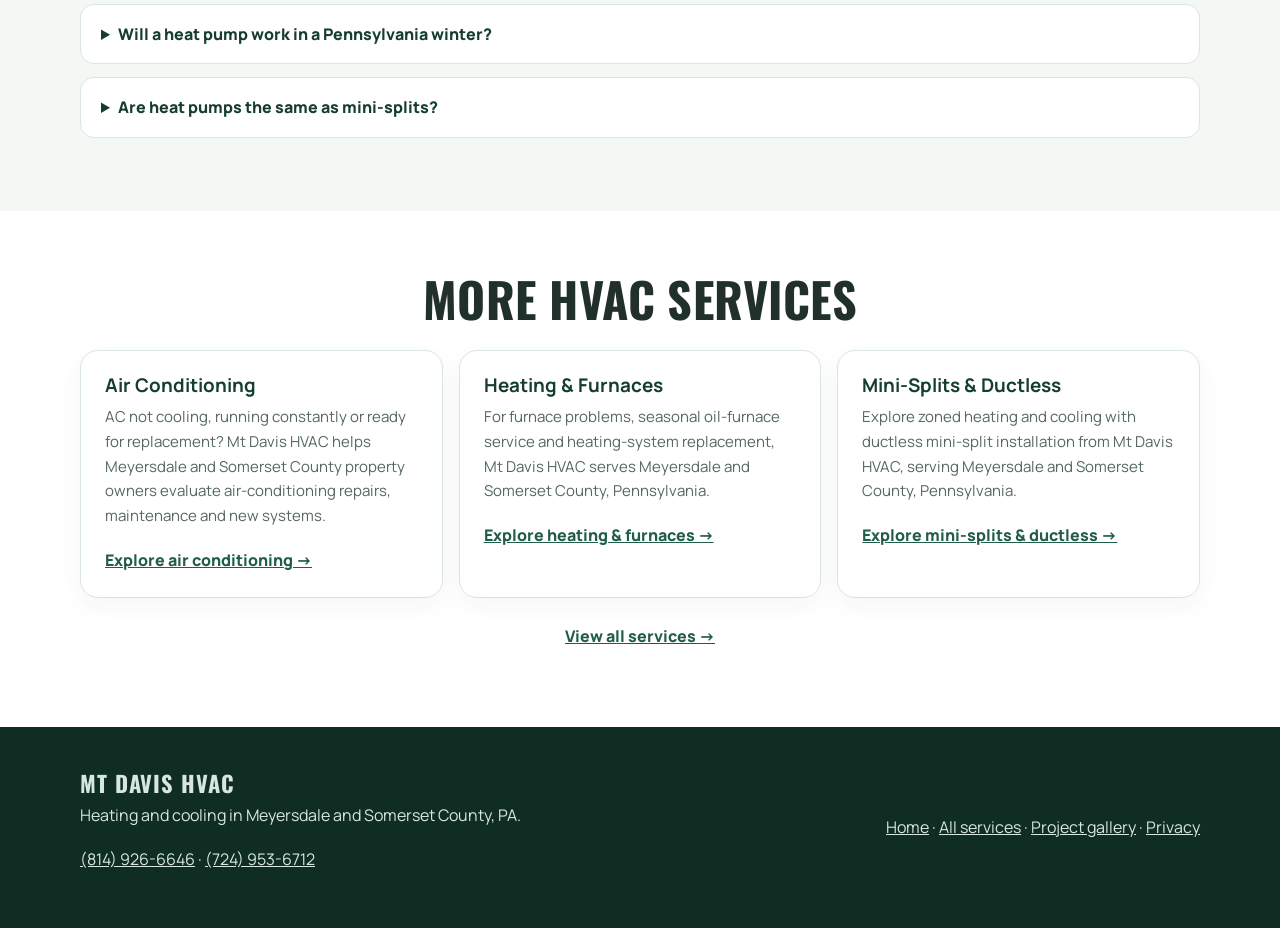
<file: services/heat-pumps/index.html>
<!doctype html><html lang="en"><head><meta charset="utf-8">
<meta name="viewport" content="width=device-width,initial-scale=1">
<title>Heat Pump Service & Installation in Meyersdale, PA | Mt Davis HVAC</title>
<meta name="description" content="Considering a heat pump for year-round comfort? Mt Davis HVAC serves Meyersdale and Somerset County with heating and cooling consultations and installation options.">
<meta name="robots" content="index,follow,max-image-preview:large">
<link rel="canonical" href="https://mtdavishvac.com/services/heat-pumps/">
<meta property="og:type" content="website">
<meta property="og:site_name" content="Mt Davis HVAC">
<meta property="og:locale" content="en_US">
<meta property="og:title" content="Heat Pump Service & Installation in Meyersdale, PA | Mt Davis HVAC">
<meta property="og:description" content="Considering a heat pump for year-round comfort? Mt Davis HVAC serves Meyersdale and Somerset County with heating and cooling consultations and installation options.">
<meta property="og:url" content="https://mtdavishvac.com/services/heat-pumps/">
<meta property="og:image" content="https://mtdavishvac.com/social-preview.jpg">
<meta property="og:image:width" content="1200">
<meta property="og:image:height" content="630">
<meta name="twitter:card" content="summary_large_image">
<link rel="icon" href="/favicon.ico?v=2" sizes="any">
<link rel="icon" href="/favicon-32.png?v=2" type="image/png" sizes="32x32">
<link rel="icon" href="/favicon-192.png?v=2" type="image/png" sizes="192x192">
<link rel="apple-touch-icon" href="/apple-touch-icon.png?v=2" sizes="180x180">
<link rel="manifest" href="/site.webmanifest">
<link rel="stylesheet" href="/service-pages.css">
<link rel="preconnect" href="https://fonts.googleapis.com">
<link rel="preconnect" href="https://fonts.gstatic.com" crossorigin>
<link href="https://fonts.googleapis.com/css2?family=Manrope:wght@400;500;600;700;800&family=Oswald:wght@500;600;700&display=swap" rel="stylesheet">
<script type="application/ld+json">{"@context":"https://schema.org","@graph":[{"@type":"Service","@id":"https://mtdavishvac.com/services/heat-pumps/#service","name":"Heat Pump Heating & Cooling","serviceType":"Heat pump installation and service","description":"Considering a heat pump for year-round comfort? Mt Davis HVAC serves Meyersdale and Somerset County with heating and cooling consultations and installation options.","provider":{"@id":"https://mtdavishvac.com/#business"},"areaServed":[{"@type":"City","name":"Meyersdale, Pennsylvania"},{"@type":"AdministrativeArea","name":"Somerset County, Pennsylvania"}],"url":"https://mtdavishvac.com/services/heat-pumps/"},{"@type":"BreadcrumbList","itemListElement":[{"@type":"ListItem","position":1,"name":"Home","item":"https://mtdavishvac.com/"},{"@type":"ListItem","position":2,"name":"Services","item":"https://mtdavishvac.com/services/"},{"@type":"ListItem","position":3,"name":"Heat Pumps","item":"https://mtdavishvac.com/services/heat-pumps/"}]}]}</script><link rel="stylesheet" href="/chatbot.css">
</head><body><a href="#main" class="skip">Skip to content</a>
<header class="site-header"><div class="wrap header-row">
<a href="/" class="brand"><img src="/favicon-192.png" alt="" width="49" height="49"><span><strong>MT DAVIS HVAC</strong><small>HEATING • COOLING • COMFORT</small></span></a>
<nav class="site-nav" aria-label="Main navigation"><a href="/services/">Services</a><a href="/#gallery">Our Work</a><a href="/#quote">Free Quote</a></nav>
</div></header>
<main id="main"><section class="hero"><div class="wrap"><div>
<nav class="breadcrumb" aria-label="Breadcrumb"><a href="/">Home</a> / <a href="/services/">Services</a> / Heat Pumps</nav>
<div class="kicker">Local service • Meyersdale, Pennsylvania</div><h1>Heat Pump Heating & Cooling</h1><p>Considering a heat pump for year-round comfort? Mt Davis HVAC serves Meyersdale and Somerset County with heating and cooling consultations and installation options.</p>
<div class="buttons"><a class="button primary" href="tel:+18149266646">Call (814) 926-6646</a><a class="button light" href="/#quote">Request a quote</a><a class="button light" href="/#gallery">See our work</a></div>
</div></div></section>
<section class="body-section"><div class="wrap layout"><article class="copy">
<h2>Heat Pumps in Somerset County</h2>
<h3>One system for changing seasons</h3><p>Heat pumps move heat rather than producing it solely through combustion. Many systems provide both cooling in summer and heating in colder weather. Ducted and ductless configurations have different installation requirements.</p>
<h3>Choose equipment for your property</h3><p>Equipment selection should account for the building's heating and cooling needs, insulation, layout, existing system and local weather. A consultation is the right time to discuss how heat-pump options compare with other heating and cooling arrangements.</p>
<h3>Installation, maintenance and service</h3><p>Mt Davis HVAC works with heating and cooling systems, including mini-splits and heat pumps. Ask about the equipment best suited to your property, ongoing maintenance needs and options for a new installation or replacement.</p><h3>Services to discuss</h3><ul><li>Heat-pump and dual-season system consultations</li>
<li>Ductless heating and cooling options</li>
<li>Installation and replacement planning</li>
<li>Maintenance and equipment-service discussions</li></ul>
<p>For specific pricing or availability, call Mt Davis HVAC and describe your equipment and location. A quote should be based on the actual work required.</p>
</article><aside class="call-card"><h3>Let's talk about your project</h3>
<p>Reach a local HVAC professional to discuss your equipment, service needs or proposed installation.</p>
<a class="button primary" href="tel:+18149266646">Call (814) 926-6646</a>
<small>Additional / emergency line: <a href="tel:+17249536712">(724) 953-6712</a>. Emergency scheduling depends on availability.</small>
</aside></div></section>
<section class="faq"><div class="wrap"><h2>Common questions</h2><details><summary>Will a heat pump work in a Pennsylvania winter?</summary><p>Suitability depends on the specific equipment and a home's heating requirements. Cold-climate models and any needed backup heating should be considered during system planning.</p></details>
<details><summary>Are heat pumps the same as mini-splits?</summary><p>Some mini-splits use heat-pump technology. Heat pumps can also be built into ducted systems, so the two terms aren't interchangeable.</p></details></div></section>
<section class="related"><div class="wrap"><h2>More HVAC services</h2><div class="cards"><article class="card"><h3>Air Conditioning</h3><p>AC not cooling, running constantly or ready for replacement? Mt Davis HVAC helps Meyersdale and Somerset County property owners evaluate air-conditioning repairs, maintenance and new systems.</p><a href="/services/air-conditioning/">Explore air conditioning →</a></article>
<article class="card"><h3>Heating & Furnaces</h3><p>For furnace problems, seasonal oil-furnace service and heating-system replacement, Mt Davis HVAC serves Meyersdale and Somerset County, Pennsylvania.</p><a href="/services/heating-furnaces/">Explore heating & furnaces →</a></article>
<article class="card"><h3>Mini-Splits & Ductless</h3><p>Explore zoned heating and cooling with ductless mini-split installation from Mt Davis HVAC, serving Meyersdale and Somerset County, Pennsylvania.</p><a href="/services/mini-splits/">Explore mini-splits & ductless →</a></article></div><p style="text-align:center;margin-top:25px"><a href="/services/" style="color:#205e47;font-weight:900;text-decoration:underline">View all services →</a></p></div></section>
</main><footer class="site-footer"><div class="wrap">
<div><strong>MT DAVIS HVAC</strong><p>Heating and cooling in Meyersdale and Somerset County, PA.</p><p><a href="tel:+18149266646">(814) 926-6646</a> · <a href="tel:+17249536712">(724) 953-6712</a></p></div>
<nav aria-label="Footer"><a href="/">Home</a> · <a href="/services/">All services</a> · <a href="/#gallery">Project gallery</a> · <a href="/privacy/">Privacy</a></nav>
</div></footer><a class="mobile-cta" href="tel:+18149266646">☎ Call Mt Davis HVAC</a><script src="/chatbot.js" defer></script>
</body></html>
</file>
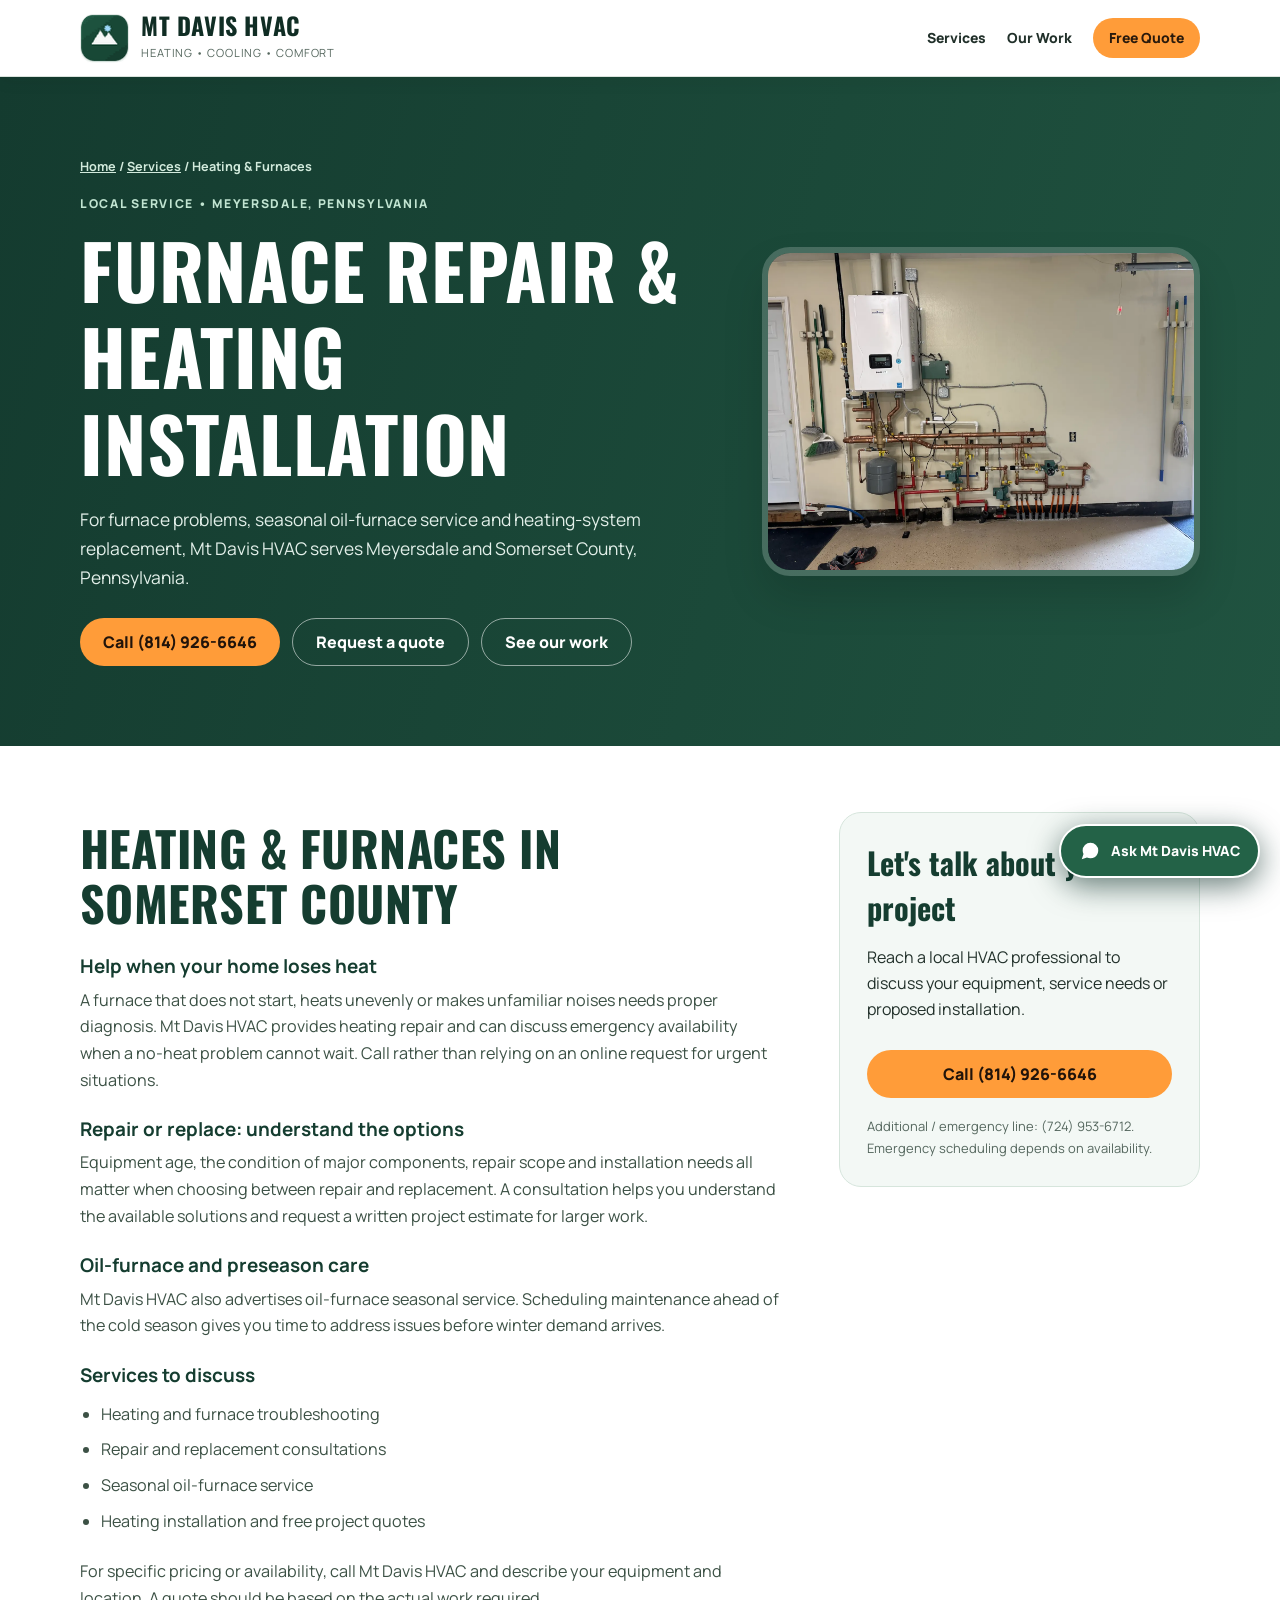
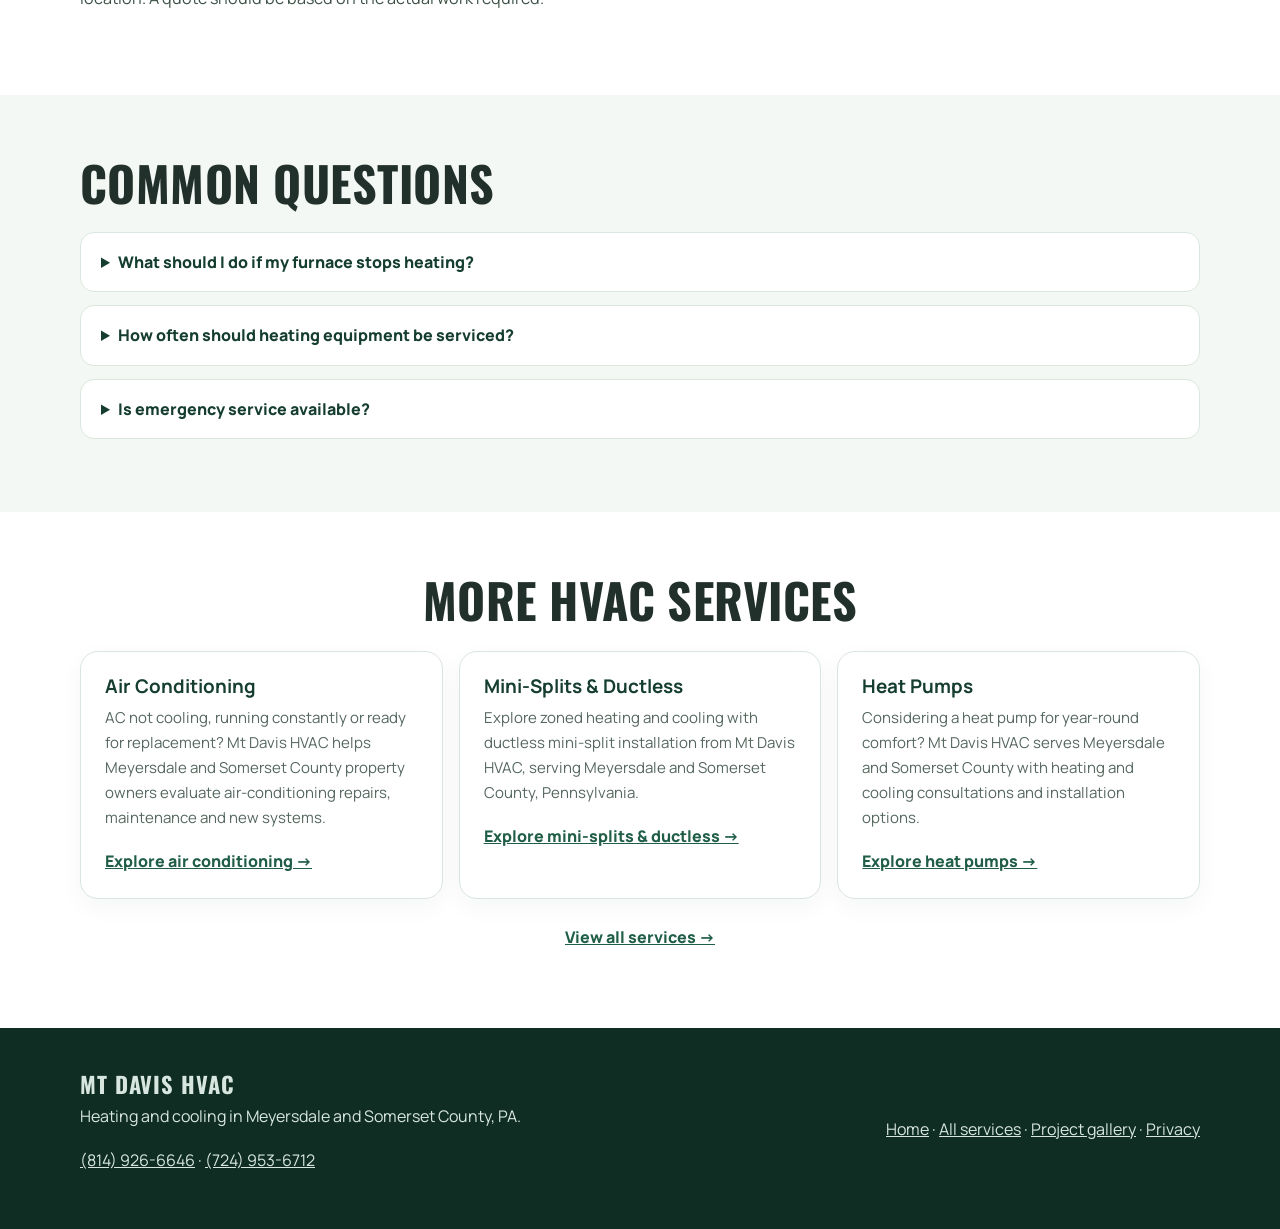
<file: services/heating-furnaces/index.html>
<!doctype html><html lang="en"><head><meta charset="utf-8">
<meta name="viewport" content="width=device-width,initial-scale=1">
<title>Furnace Repair & Heating in Meyersdale, PA | Mt Davis HVAC</title>
<meta name="description" content="For furnace problems, seasonal oil-furnace service and heating-system replacement, Mt Davis HVAC serves Meyersdale and Somerset County, Pennsylvania.">
<meta name="robots" content="index,follow,max-image-preview:large">
<link rel="canonical" href="https://mtdavishvac.com/services/heating-furnaces/">
<meta property="og:type" content="website">
<meta property="og:site_name" content="Mt Davis HVAC">
<meta property="og:locale" content="en_US">
<meta property="og:title" content="Furnace Repair & Heating in Meyersdale, PA | Mt Davis HVAC">
<meta property="og:description" content="For furnace problems, seasonal oil-furnace service and heating-system replacement, Mt Davis HVAC serves Meyersdale and Somerset County, Pennsylvania.">
<meta property="og:url" content="https://mtdavishvac.com/services/heating-furnaces/">
<meta property="og:image" content="https://mtdavishvac.com/social-preview.jpg">
<meta property="og:image:width" content="1200">
<meta property="og:image:height" content="630">
<meta name="twitter:card" content="summary_large_image">
<link rel="icon" href="/favicon.ico?v=2" sizes="any">
<link rel="icon" href="/favicon-32.png?v=2" type="image/png" sizes="32x32">
<link rel="icon" href="/favicon-192.png?v=2" type="image/png" sizes="192x192">
<link rel="apple-touch-icon" href="/apple-touch-icon.png?v=2" sizes="180x180">
<link rel="manifest" href="/site.webmanifest">
<link rel="stylesheet" href="/service-pages.css">
<link rel="preconnect" href="https://fonts.googleapis.com">
<link rel="preconnect" href="https://fonts.gstatic.com" crossorigin>
<link href="https://fonts.googleapis.com/css2?family=Manrope:wght@400;500;600;700;800&family=Oswald:wght@500;600;700&display=swap" rel="stylesheet">
<script type="application/ld+json">{"@context":"https://schema.org","@graph":[{"@type":"Service","@id":"https://mtdavishvac.com/services/heating-furnaces/#service","name":"Furnace Repair & Heating Installation","serviceType":"Furnace repair, heating system installation and seasonal service","description":"For furnace problems, seasonal oil-furnace service and heating-system replacement, Mt Davis HVAC serves Meyersdale and Somerset County, Pennsylvania.","provider":{"@id":"https://mtdavishvac.com/#business"},"areaServed":[{"@type":"City","name":"Meyersdale, Pennsylvania"},{"@type":"AdministrativeArea","name":"Somerset County, Pennsylvania"}],"url":"https://mtdavishvac.com/services/heating-furnaces/"},{"@type":"BreadcrumbList","itemListElement":[{"@type":"ListItem","position":1,"name":"Home","item":"https://mtdavishvac.com/"},{"@type":"ListItem","position":2,"name":"Services","item":"https://mtdavishvac.com/services/"},{"@type":"ListItem","position":3,"name":"Heating & Furnaces","item":"https://mtdavishvac.com/services/heating-furnaces/"}]}]}</script><link rel="stylesheet" href="/chatbot.css">
</head><body><a href="#main" class="skip">Skip to content</a>
<header class="site-header"><div class="wrap header-row">
<a href="/" class="brand"><img src="/favicon-192.png" alt="" width="49" height="49"><span><strong>MT DAVIS HVAC</strong><small>HEATING • COOLING • COMFORT</small></span></a>
<nav class="site-nav" aria-label="Main navigation"><a href="/services/">Services</a><a href="/#gallery">Our Work</a><a href="/#quote">Free Quote</a></nav>
</div></header>
<main id="main"><section class="hero"><div class="wrap hero-grid"><div>
<nav class="breadcrumb" aria-label="Breadcrumb"><a href="/">Home</a> / <a href="/services/">Services</a> / Heating & Furnaces</nav>
<div class="kicker">Local service • Meyersdale, Pennsylvania</div><h1>Furnace Repair & Heating Installation</h1><p>For furnace problems, seasonal oil-furnace service and heating-system replacement, Mt Davis HVAC serves Meyersdale and Somerset County, Pennsylvania.</p>
<div class="buttons"><a class="button primary" href="tel:+18149266646">Call (814) 926-6646</a><a class="button light" href="/#quote">Request a quote</a><a class="button light" href="/#gallery">See our work</a></div>
</div><img class="hero-photo" src="/hvac-assets/gallery/heating-piping-installation-full.webp" alt="Wall-mounted heating equipment and hydronic piping" width="600" height="300" fetchpriority="high"></div></section>
<section class="body-section"><div class="wrap layout"><article class="copy">
<h2>Heating & Furnaces in Somerset County</h2>
<h3>Help when your home loses heat</h3><p>A furnace that does not start, heats unevenly or makes unfamiliar noises needs proper diagnosis. Mt Davis HVAC provides heating repair and can discuss emergency availability when a no-heat problem cannot wait. Call rather than relying on an online request for urgent situations.</p>
<h3>Repair or replace: understand the options</h3><p>Equipment age, the condition of major components, repair scope and installation needs all matter when choosing between repair and replacement. A consultation helps you understand the available solutions and request a written project estimate for larger work.</p>
<h3>Oil-furnace and preseason care</h3><p>Mt Davis HVAC also advertises oil-furnace seasonal service. Scheduling maintenance ahead of the cold season gives you time to address issues before winter demand arrives.</p><h3>Services to discuss</h3><ul><li>Heating and furnace troubleshooting</li>
<li>Repair and replacement consultations</li>
<li>Seasonal oil-furnace service</li>
<li>Heating installation and free project quotes</li></ul>
<p>For specific pricing or availability, call Mt Davis HVAC and describe your equipment and location. A quote should be based on the actual work required.</p>
</article><aside class="call-card"><h3>Let's talk about your project</h3>
<p>Reach a local HVAC professional to discuss your equipment, service needs or proposed installation.</p>
<a class="button primary" href="tel:+18149266646">Call (814) 926-6646</a>
<small>Additional / emergency line: <a href="tel:+17249536712">(724) 953-6712</a>. Emergency scheduling depends on availability.</small>
</aside></div></section>
<section class="faq"><div class="wrap"><h2>Common questions</h2><details><summary>What should I do if my furnace stops heating?</summary><p>Call for service and describe the system and symptoms. If you suspect a gas leak or carbon monoxide, leave the building and contact the appropriate emergency service immediately.</p></details>
<details><summary>How often should heating equipment be serviced?</summary><p>A preseason check is a sensible general schedule; the manufacturer's recommendations and equipment condition may call for a different interval.</p></details>
<details><summary>Is emergency service available?</summary><p>Emergency HVAC service is advertised, but arrival times depend on availability. Call directly to explain the urgency and confirm scheduling.</p></details></div></section>
<section class="related"><div class="wrap"><h2>More HVAC services</h2><div class="cards"><article class="card"><h3>Air Conditioning</h3><p>AC not cooling, running constantly or ready for replacement? Mt Davis HVAC helps Meyersdale and Somerset County property owners evaluate air-conditioning repairs, maintenance and new systems.</p><a href="/services/air-conditioning/">Explore air conditioning →</a></article>
<article class="card"><h3>Mini-Splits & Ductless</h3><p>Explore zoned heating and cooling with ductless mini-split installation from Mt Davis HVAC, serving Meyersdale and Somerset County, Pennsylvania.</p><a href="/services/mini-splits/">Explore mini-splits & ductless →</a></article>
<article class="card"><h3>Heat Pumps</h3><p>Considering a heat pump for year-round comfort? Mt Davis HVAC serves Meyersdale and Somerset County with heating and cooling consultations and installation options.</p><a href="/services/heat-pumps/">Explore heat pumps →</a></article></div><p style="text-align:center;margin-top:25px"><a href="/services/" style="color:#205e47;font-weight:900;text-decoration:underline">View all services →</a></p></div></section>
</main><footer class="site-footer"><div class="wrap">
<div><strong>MT DAVIS HVAC</strong><p>Heating and cooling in Meyersdale and Somerset County, PA.</p><p><a href="tel:+18149266646">(814) 926-6646</a> · <a href="tel:+17249536712">(724) 953-6712</a></p></div>
<nav aria-label="Footer"><a href="/">Home</a> · <a href="/services/">All services</a> · <a href="/#gallery">Project gallery</a> · <a href="/privacy/">Privacy</a></nav>
</div></footer><a class="mobile-cta" href="tel:+18149266646">☎ Call Mt Davis HVAC</a><script src="/chatbot.js" defer></script>
</body></html>
</file>
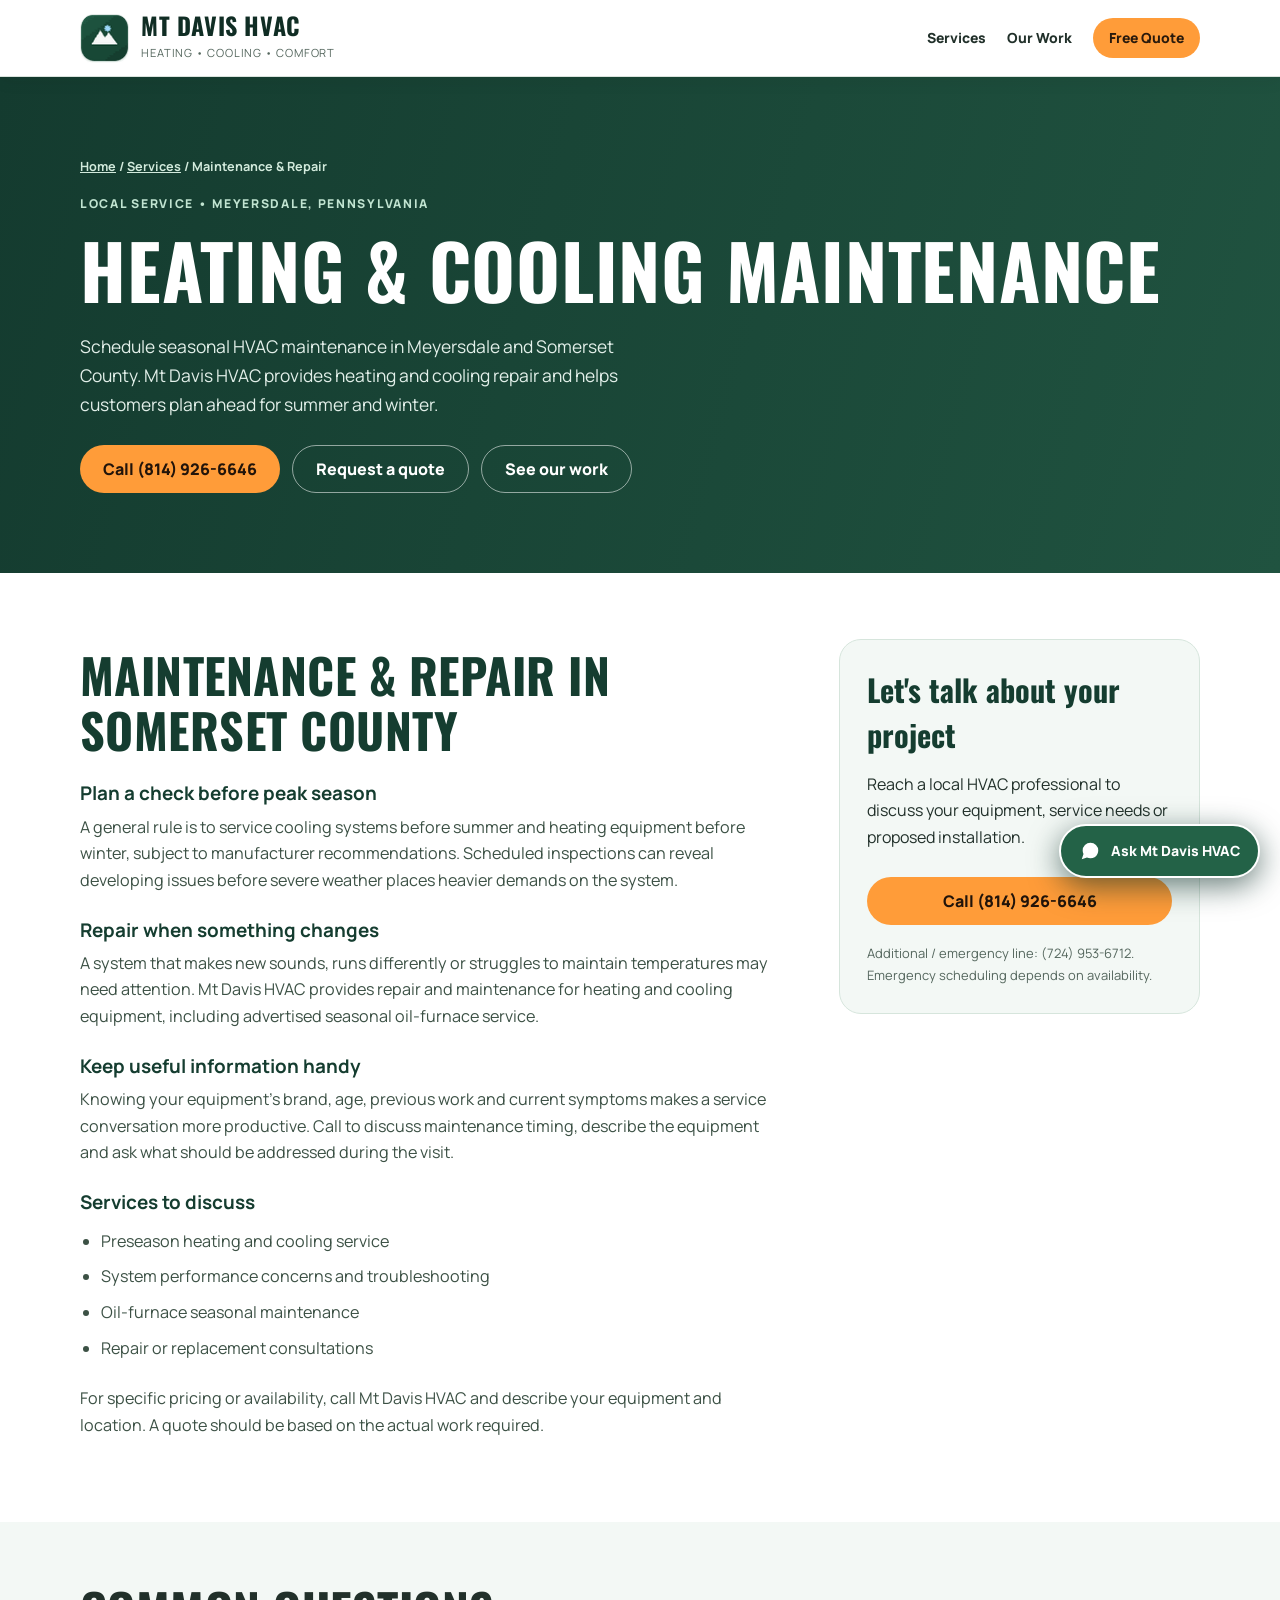
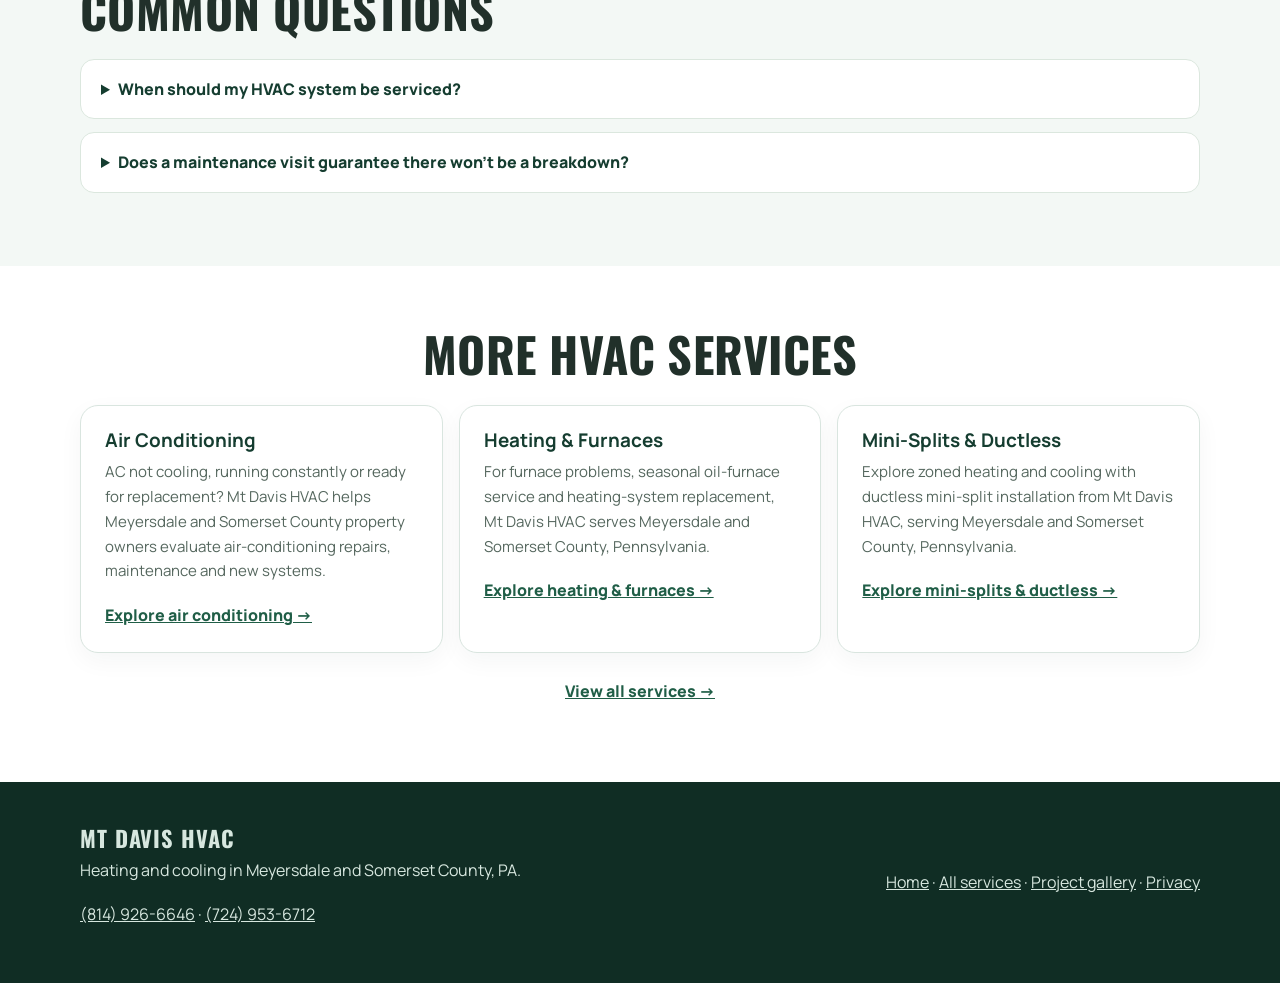
<file: services/maintenance/index.html>
<!doctype html><html lang="en"><head><meta charset="utf-8">
<meta name="viewport" content="width=device-width,initial-scale=1">
<title>HVAC Maintenance & Seasonal Service in Meyersdale, PA | Mt Davis HVAC</title>
<meta name="description" content="Schedule seasonal HVAC maintenance in Meyersdale and Somerset County. Mt Davis HVAC provides heating and cooling repair and helps customers plan ahead for summer and winter.">
<meta name="robots" content="index,follow,max-image-preview:large">
<link rel="canonical" href="https://mtdavishvac.com/services/maintenance/">
<meta property="og:type" content="website">
<meta property="og:site_name" content="Mt Davis HVAC">
<meta property="og:locale" content="en_US">
<meta property="og:title" content="HVAC Maintenance & Seasonal Service in Meyersdale, PA | Mt Davis HVAC">
<meta property="og:description" content="Schedule seasonal HVAC maintenance in Meyersdale and Somerset County. Mt Davis HVAC provides heating and cooling repair and helps customers plan ahead for summer and winter.">
<meta property="og:url" content="https://mtdavishvac.com/services/maintenance/">
<meta property="og:image" content="https://mtdavishvac.com/social-preview.jpg">
<meta property="og:image:width" content="1200">
<meta property="og:image:height" content="630">
<meta name="twitter:card" content="summary_large_image">
<link rel="icon" href="/favicon.ico?v=2" sizes="any">
<link rel="icon" href="/favicon-32.png?v=2" type="image/png" sizes="32x32">
<link rel="icon" href="/favicon-192.png?v=2" type="image/png" sizes="192x192">
<link rel="apple-touch-icon" href="/apple-touch-icon.png?v=2" sizes="180x180">
<link rel="manifest" href="/site.webmanifest">
<link rel="stylesheet" href="/service-pages.css">
<link rel="preconnect" href="https://fonts.googleapis.com">
<link rel="preconnect" href="https://fonts.gstatic.com" crossorigin>
<link href="https://fonts.googleapis.com/css2?family=Manrope:wght@400;500;600;700;800&family=Oswald:wght@500;600;700&display=swap" rel="stylesheet">
<script type="application/ld+json">{"@context":"https://schema.org","@graph":[{"@type":"Service","@id":"https://mtdavishvac.com/services/maintenance/#service","name":"Heating & Cooling Maintenance","serviceType":"HVAC seasonal maintenance and repair","description":"Schedule seasonal HVAC maintenance in Meyersdale and Somerset County. Mt Davis HVAC provides heating and cooling repair and helps customers plan ahead for summer and winter.","provider":{"@id":"https://mtdavishvac.com/#business"},"areaServed":[{"@type":"City","name":"Meyersdale, Pennsylvania"},{"@type":"AdministrativeArea","name":"Somerset County, Pennsylvania"}],"url":"https://mtdavishvac.com/services/maintenance/"},{"@type":"BreadcrumbList","itemListElement":[{"@type":"ListItem","position":1,"name":"Home","item":"https://mtdavishvac.com/"},{"@type":"ListItem","position":2,"name":"Services","item":"https://mtdavishvac.com/services/"},{"@type":"ListItem","position":3,"name":"Maintenance & Repair","item":"https://mtdavishvac.com/services/maintenance/"}]}]}</script><link rel="stylesheet" href="/chatbot.css">
</head><body><a href="#main" class="skip">Skip to content</a>
<header class="site-header"><div class="wrap header-row">
<a href="/" class="brand"><img src="/favicon-192.png" alt="" width="49" height="49"><span><strong>MT DAVIS HVAC</strong><small>HEATING • COOLING • COMFORT</small></span></a>
<nav class="site-nav" aria-label="Main navigation"><a href="/services/">Services</a><a href="/#gallery">Our Work</a><a href="/#quote">Free Quote</a></nav>
</div></header>
<main id="main"><section class="hero"><div class="wrap"><div>
<nav class="breadcrumb" aria-label="Breadcrumb"><a href="/">Home</a> / <a href="/services/">Services</a> / Maintenance & Repair</nav>
<div class="kicker">Local service • Meyersdale, Pennsylvania</div><h1>Heating & Cooling Maintenance</h1><p>Schedule seasonal HVAC maintenance in Meyersdale and Somerset County. Mt Davis HVAC provides heating and cooling repair and helps customers plan ahead for summer and winter.</p>
<div class="buttons"><a class="button primary" href="tel:+18149266646">Call (814) 926-6646</a><a class="button light" href="/#quote">Request a quote</a><a class="button light" href="/#gallery">See our work</a></div>
</div></div></section>
<section class="body-section"><div class="wrap layout"><article class="copy">
<h2>Maintenance & Repair in Somerset County</h2>
<h3>Plan a check before peak season</h3><p>A general rule is to service cooling systems before summer and heating equipment before winter, subject to manufacturer recommendations. Scheduled inspections can reveal developing issues before severe weather places heavier demands on the system.</p>
<h3>Repair when something changes</h3><p>A system that makes new sounds, runs differently or struggles to maintain temperatures may need attention. Mt Davis HVAC provides repair and maintenance for heating and cooling equipment, including advertised seasonal oil-furnace service.</p>
<h3>Keep useful information handy</h3><p>Knowing your equipment's brand, age, previous work and current symptoms makes a service conversation more productive. Call to discuss maintenance timing, describe the equipment and ask what should be addressed during the visit.</p><h3>Services to discuss</h3><ul><li>Preseason heating and cooling service</li>
<li>System performance concerns and troubleshooting</li>
<li>Oil-furnace seasonal maintenance</li>
<li>Repair or replacement consultations</li></ul>
<p>For specific pricing or availability, call Mt Davis HVAC and describe your equipment and location. A quote should be based on the actual work required.</p>
</article><aside class="call-card"><h3>Let's talk about your project</h3>
<p>Reach a local HVAC professional to discuss your equipment, service needs or proposed installation.</p>
<a class="button primary" href="tel:+18149266646">Call (814) 926-6646</a>
<small>Additional / emergency line: <a href="tel:+17249536712">(724) 953-6712</a>. Emergency scheduling depends on availability.</small>
</aside></div></section>
<section class="faq"><div class="wrap"><h2>Common questions</h2><details><summary>When should my HVAC system be serviced?</summary><p>Scheduling a check ahead of the heating or cooling season is a useful starting point. Always consider the manufacturer's maintenance schedule for the specific equipment.</p></details>
<details><summary>Does a maintenance visit guarantee there won't be a breakdown?</summary><p>No. Maintenance can help identify developing problems, but no service can prevent every equipment failure.</p></details></div></section>
<section class="related"><div class="wrap"><h2>More HVAC services</h2><div class="cards"><article class="card"><h3>Air Conditioning</h3><p>AC not cooling, running constantly or ready for replacement? Mt Davis HVAC helps Meyersdale and Somerset County property owners evaluate air-conditioning repairs, maintenance and new systems.</p><a href="/services/air-conditioning/">Explore air conditioning →</a></article>
<article class="card"><h3>Heating & Furnaces</h3><p>For furnace problems, seasonal oil-furnace service and heating-system replacement, Mt Davis HVAC serves Meyersdale and Somerset County, Pennsylvania.</p><a href="/services/heating-furnaces/">Explore heating & furnaces →</a></article>
<article class="card"><h3>Mini-Splits & Ductless</h3><p>Explore zoned heating and cooling with ductless mini-split installation from Mt Davis HVAC, serving Meyersdale and Somerset County, Pennsylvania.</p><a href="/services/mini-splits/">Explore mini-splits & ductless →</a></article></div><p style="text-align:center;margin-top:25px"><a href="/services/" style="color:#205e47;font-weight:900;text-decoration:underline">View all services →</a></p></div></section>
</main><footer class="site-footer"><div class="wrap">
<div><strong>MT DAVIS HVAC</strong><p>Heating and cooling in Meyersdale and Somerset County, PA.</p><p><a href="tel:+18149266646">(814) 926-6646</a> · <a href="tel:+17249536712">(724) 953-6712</a></p></div>
<nav aria-label="Footer"><a href="/">Home</a> · <a href="/services/">All services</a> · <a href="/#gallery">Project gallery</a> · <a href="/privacy/">Privacy</a></nav>
</div></footer><a class="mobile-cta" href="tel:+18149266646">☎ Call Mt Davis HVAC</a><script src="/chatbot.js" defer></script>
</body></html>
</file>
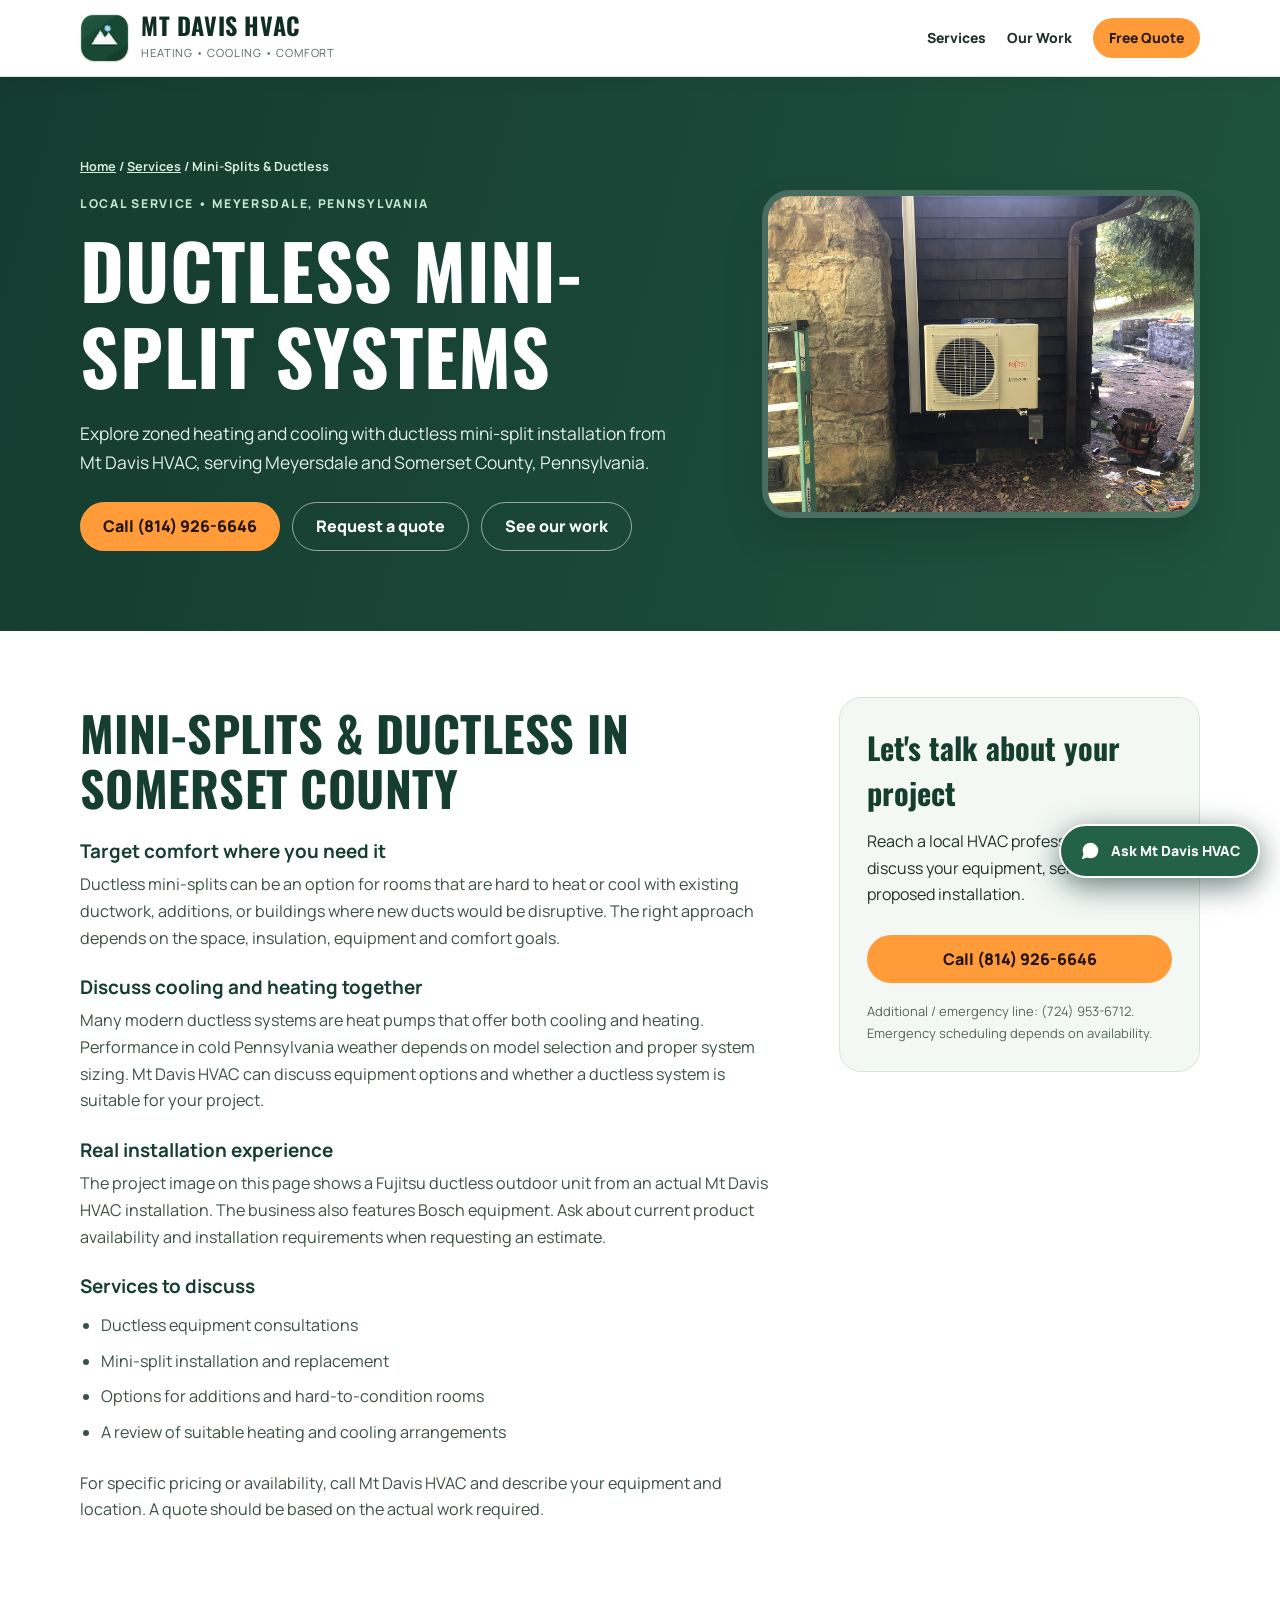
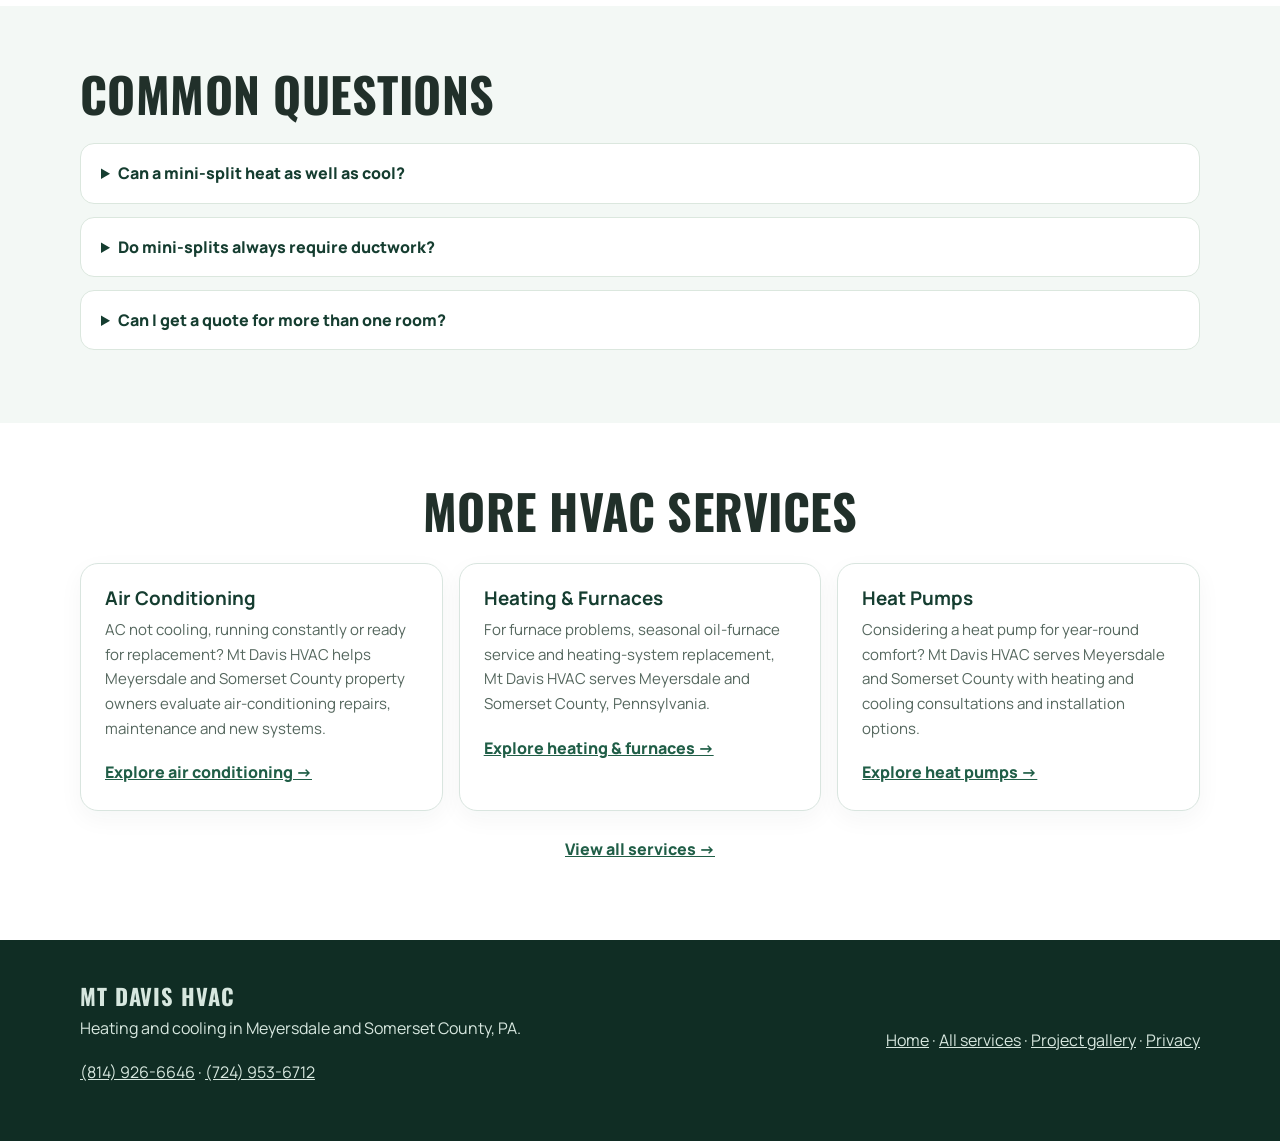
<file: services/mini-splits/index.html>
<!doctype html><html lang="en"><head><meta charset="utf-8">
<meta name="viewport" content="width=device-width,initial-scale=1">
<title>Mini-Split Installation in Meyersdale, PA | Mt Davis HVAC</title>
<meta name="description" content="Explore zoned heating and cooling with ductless mini-split installation from Mt Davis HVAC, serving Meyersdale and Somerset County, Pennsylvania.">
<meta name="robots" content="index,follow,max-image-preview:large">
<link rel="canonical" href="https://mtdavishvac.com/services/mini-splits/">
<meta property="og:type" content="website">
<meta property="og:site_name" content="Mt Davis HVAC">
<meta property="og:locale" content="en_US">
<meta property="og:title" content="Mini-Split Installation in Meyersdale, PA | Mt Davis HVAC">
<meta property="og:description" content="Explore zoned heating and cooling with ductless mini-split installation from Mt Davis HVAC, serving Meyersdale and Somerset County, Pennsylvania.">
<meta property="og:url" content="https://mtdavishvac.com/services/mini-splits/">
<meta property="og:image" content="https://mtdavishvac.com/social-preview.jpg">
<meta property="og:image:width" content="1200">
<meta property="og:image:height" content="630">
<meta name="twitter:card" content="summary_large_image">
<link rel="icon" href="/favicon.ico?v=2" sizes="any">
<link rel="icon" href="/favicon-32.png?v=2" type="image/png" sizes="32x32">
<link rel="icon" href="/favicon-192.png?v=2" type="image/png" sizes="192x192">
<link rel="apple-touch-icon" href="/apple-touch-icon.png?v=2" sizes="180x180">
<link rel="manifest" href="/site.webmanifest">
<link rel="stylesheet" href="/service-pages.css">
<link rel="preconnect" href="https://fonts.googleapis.com">
<link rel="preconnect" href="https://fonts.gstatic.com" crossorigin>
<link href="https://fonts.googleapis.com/css2?family=Manrope:wght@400;500;600;700;800&family=Oswald:wght@500;600;700&display=swap" rel="stylesheet">
<script type="application/ld+json">{"@context":"https://schema.org","@graph":[{"@type":"Service","@id":"https://mtdavishvac.com/services/mini-splits/#service","name":"Ductless Mini-Split Systems","serviceType":"Ductless mini-split heating and cooling installation","description":"Explore zoned heating and cooling with ductless mini-split installation from Mt Davis HVAC, serving Meyersdale and Somerset County, Pennsylvania.","provider":{"@id":"https://mtdavishvac.com/#business"},"areaServed":[{"@type":"City","name":"Meyersdale, Pennsylvania"},{"@type":"AdministrativeArea","name":"Somerset County, Pennsylvania"}],"url":"https://mtdavishvac.com/services/mini-splits/"},{"@type":"BreadcrumbList","itemListElement":[{"@type":"ListItem","position":1,"name":"Home","item":"https://mtdavishvac.com/"},{"@type":"ListItem","position":2,"name":"Services","item":"https://mtdavishvac.com/services/"},{"@type":"ListItem","position":3,"name":"Mini-Splits & Ductless","item":"https://mtdavishvac.com/services/mini-splits/"}]}]}</script><link rel="stylesheet" href="/chatbot.css">
</head><body><a href="#main" class="skip">Skip to content</a>
<header class="site-header"><div class="wrap header-row">
<a href="/" class="brand"><img src="/favicon-192.png" alt="" width="49" height="49"><span><strong>MT DAVIS HVAC</strong><small>HEATING • COOLING • COMFORT</small></span></a>
<nav class="site-nav" aria-label="Main navigation"><a href="/services/">Services</a><a href="/#gallery">Our Work</a><a href="/#quote">Free Quote</a></nav>
</div></header>
<main id="main"><section class="hero"><div class="wrap hero-grid"><div>
<nav class="breadcrumb" aria-label="Breadcrumb"><a href="/">Home</a> / <a href="/services/">Services</a> / Mini-Splits & Ductless</nav>
<div class="kicker">Local service • Meyersdale, Pennsylvania</div><h1>Ductless Mini-Split Systems</h1><p>Explore zoned heating and cooling with ductless mini-split installation from Mt Davis HVAC, serving Meyersdale and Somerset County, Pennsylvania.</p>
<div class="buttons"><a class="button primary" href="tel:+18149266646">Call (814) 926-6646</a><a class="button light" href="/#quote">Request a quote</a><a class="button light" href="/#gallery">See our work</a></div>
</div><img class="hero-photo" src="/hvac-assets/gallery/fujitsu-ductless-installation-full.webp" alt="Fujitsu outdoor ductless system installed against house siding" width="600" height="300" fetchpriority="high"></div></section>
<section class="body-section"><div class="wrap layout"><article class="copy">
<h2>Mini-Splits & Ductless in Somerset County</h2>
<h3>Target comfort where you need it</h3><p>Ductless mini-splits can be an option for rooms that are hard to heat or cool with existing ductwork, additions, or buildings where new ducts would be disruptive. The right approach depends on the space, insulation, equipment and comfort goals.</p>
<h3>Discuss cooling and heating together</h3><p>Many modern ductless systems are heat pumps that offer both cooling and heating. Performance in cold Pennsylvania weather depends on model selection and proper system sizing. Mt Davis HVAC can discuss equipment options and whether a ductless system is suitable for your project.</p>
<h3>Real installation experience</h3><p>The project image on this page shows a Fujitsu ductless outdoor unit from an actual Mt Davis HVAC installation. The business also features Bosch equipment. Ask about current product availability and installation requirements when requesting an estimate.</p><h3>Services to discuss</h3><ul><li>Ductless equipment consultations</li>
<li>Mini-split installation and replacement</li>
<li>Options for additions and hard-to-condition rooms</li>
<li>A review of suitable heating and cooling arrangements</li></ul>
<p>For specific pricing or availability, call Mt Davis HVAC and describe your equipment and location. A quote should be based on the actual work required.</p>
</article><aside class="call-card"><h3>Let's talk about your project</h3>
<p>Reach a local HVAC professional to discuss your equipment, service needs or proposed installation.</p>
<a class="button primary" href="tel:+18149266646">Call (814) 926-6646</a>
<small>Additional / emergency line: <a href="tel:+17249536712">(724) 953-6712</a>. Emergency scheduling depends on availability.</small>
</aside></div></section>
<section class="faq"><div class="wrap"><h2>Common questions</h2><details><summary>Can a mini-split heat as well as cool?</summary><p>Many mini-split heat-pump systems do both. Their heating capacity and suitability for a particular home depend on equipment and design.</p></details>
<details><summary>Do mini-splits always require ductwork?</summary><p>No. Ductless mini-splits are designed to deliver conditioned air without conventional distribution ducts, although electrical and refrigerant-line installation is still required.</p></details>
<details><summary>Can I get a quote for more than one room?</summary><p>Yes. Describe the number and type of spaces you're considering when you call so the right configuration can be discussed.</p></details></div></section>
<section class="related"><div class="wrap"><h2>More HVAC services</h2><div class="cards"><article class="card"><h3>Air Conditioning</h3><p>AC not cooling, running constantly or ready for replacement? Mt Davis HVAC helps Meyersdale and Somerset County property owners evaluate air-conditioning repairs, maintenance and new systems.</p><a href="/services/air-conditioning/">Explore air conditioning →</a></article>
<article class="card"><h3>Heating & Furnaces</h3><p>For furnace problems, seasonal oil-furnace service and heating-system replacement, Mt Davis HVAC serves Meyersdale and Somerset County, Pennsylvania.</p><a href="/services/heating-furnaces/">Explore heating & furnaces →</a></article>
<article class="card"><h3>Heat Pumps</h3><p>Considering a heat pump for year-round comfort? Mt Davis HVAC serves Meyersdale and Somerset County with heating and cooling consultations and installation options.</p><a href="/services/heat-pumps/">Explore heat pumps →</a></article></div><p style="text-align:center;margin-top:25px"><a href="/services/" style="color:#205e47;font-weight:900;text-decoration:underline">View all services →</a></p></div></section>
</main><footer class="site-footer"><div class="wrap">
<div><strong>MT DAVIS HVAC</strong><p>Heating and cooling in Meyersdale and Somerset County, PA.</p><p><a href="tel:+18149266646">(814) 926-6646</a> · <a href="tel:+17249536712">(724) 953-6712</a></p></div>
<nav aria-label="Footer"><a href="/">Home</a> · <a href="/services/">All services</a> · <a href="/#gallery">Project gallery</a> · <a href="/privacy/">Privacy</a></nav>
</div></footer><a class="mobile-cta" href="tel:+18149266646">☎ Call Mt Davis HVAC</a><script src="/chatbot.js" defer></script>
</body></html>
</file>
<file: service-pages.css>
:root{--pine:#153d30;--dark:#102d24;--green:#205e47;--cream:#f3f8f5;--text:#21302a;--muted:#55675e;--orange:#ff9c39}
*{box-sizing:border-box}
html{scroll-behavior:smooth}
body{margin:0;color:var(--text);font:16px/1.65 "Manrope",system-ui,sans-serif;background:#fff}
a{color:inherit;text-decoration:none}a:hover{text-decoration:underline}
a:focus-visible,button:focus-visible,summary:focus-visible{outline:3px solid var(--orange);outline-offset:3px}
img{max-width:100%;height:auto}
h1,h2,h3{line-height:1.15;margin:0 0 .45em}
h1,h2{font-family:"Oswald",Impact,sans-serif;letter-spacing:.01em;text-transform:uppercase}
h1{font-size:clamp(2.65rem,6vw,4.7rem)}h2{font-size:clamp(2rem,4vw,3rem)}h3{font-size:1.18rem}
p{margin:0 0 1.1rem}.wrap{width:min(1120px,92vw);margin-inline:auto}
.skip{position:absolute;top:-80px;left:14px;padding:8px;background:var(--orange);color:#000;z-index:20}.skip:focus{top:10px}
.site-header{position:sticky;top:0;z-index:10;background:#fff;border-bottom:1px solid #dae3dd;box-shadow:0 4px 16px #11271d10}
.header-row{display:flex;align-items:center;justify-content:space-between;gap:20px;min-height:76px}
.brand{display:flex;gap:12px;align-items:center;min-width:0}.brand img{width:49px;height:49px;border-radius:11px}
.brand strong{display:block;color:var(--dark);font:700 1.5rem/1.1 "Oswald",Impact,sans-serif;letter-spacing:.025em}
.brand small{font-size:.7rem;letter-spacing:.08em;white-space:normal;color:var(--muted)}
.site-nav{display:flex;gap:21px;align-items:center;font-weight:800;font-size:.87rem}
.site-nav a:last-child{background:var(--orange);border-radius:100px;padding:9px 16px;color:#2a1a0c}
.hero{background:linear-gradient(105deg,#143b2f,#205340);color:#fff;padding:80px 0}
.hero-grid{display:grid;grid-template-columns:1.3fr .9fr;align-items:center;gap:50px}
.kicker{font-size:.76rem;letter-spacing:.14em;text-transform:uppercase;font-weight:900;color:#c1e4d1}
.hero h1{margin:12px 0 20px}.hero p{max-width:590px;color:#e2efe9;font-size:1.09rem}
.hero-photo{width:100%;aspect-ratio:4/3;object-fit:cover;border-radius:28px;border:6px solid #ffffff31;box-shadow:0 22px 40px #0002}
.buttons{display:flex;gap:12px;flex-wrap:wrap;margin-top:26px}
.button{display:inline-flex;align-items:center;justify-content:center;border-radius:30px;font-weight:900;min-height:48px;padding:10px 23px}
.button.primary{background:var(--orange);color:#22140a}.button.light{border:1px solid #fff8;color:#fff}
.breadcrumb{font-size:.79rem;font-weight:700;color:#d2eadc;margin:0 0 16px}.breadcrumb a{text-decoration:underline}
main section.body-section{padding:66px 0}
.layout{display:grid;grid-template-columns:minmax(0,1.55fr) minmax(270px,.8fr);gap:60px}
.copy>h2{color:var(--pine);margin:8px 0 18px}.copy>h3{margin-top:26px;color:var(--pine)}
.copy p,.copy li{font-size:1.01rem;color:#3c5145}.copy ul{padding-left:21px;margin:14px 0 24px}.copy li{margin-bottom:9px}
.call-card{background:var(--cream);border:1px solid #d6e5dc;border-radius:22px;padding:27px;align-self:start;position:sticky;top:102px}
.call-card h3{font:700 1.9rem "Oswald",Impact,sans-serif;color:var(--pine)}
.call-card .button{width:100%;margin:10px 0 18px}
.call-card small{display:block;color:var(--muted);font-size:.81rem}
.faq{background:var(--cream);padding:60px 0}
.faq details{background:#fff;border:1px solid #dbe7de;margin:13px 0;border-radius:14px;padding:16px 20px}
.faq summary{cursor:pointer;font-weight:800;color:var(--pine)}
.faq details p{padding-top:12px;color:#435449}
.related{padding:60px 0}.related h2{text-align:center}
.cards{display:grid;grid-template-columns:repeat(3,minmax(0,1fr));gap:16px;margin-top:24px}
.card{border:1px solid #d9e5df;border-radius:18px;padding:24px;background:#fff;box-shadow:0 8px 24px #1834250b}
.card h3{color:var(--pine)}.card p{color:var(--muted);font-size:.94rem}.card a{color:var(--green);font-weight:900;text-decoration:underline}
.site-footer{padding:38px 0;background:var(--dark);color:#d7e7df}
.site-footer .wrap{display:flex;justify-content:space-between;gap:30px;align-items:center}
.site-footer strong{font-family:"Oswald";letter-spacing:.04em;font-size:1.4rem}.site-footer a{text-decoration:underline}
.mobile-cta{display:none}
@media(max-width:800px){.hero-grid,.layout{grid-template-columns:1fr}.hero{padding:48px 0}.hero-photo{max-height:350px}.site-nav{gap:9px}.site-nav a:nth-child(2){display:none}.layout{gap:35px}.call-card{position:static}.cards{grid-template-columns:1fr 1fr}}
@media(max-width:540px){.header-row{min-height:68px}.brand strong{font-size:1.23rem}.brand img{width:43px;height:43px}.site-nav a:not(:last-child){display:none}
.hero{padding:40px 0}.hero h1{font-size:2.7rem}.hero-photo{max-height:240px}.cards{grid-template-columns:1fr}.site-footer .wrap{display:block}.site-footer nav{margin-top:14px}
.mobile-cta{display:flex;position:fixed;bottom:12px;left:12px;right:12px;z-index:12;justify-content:center;background:var(--orange);color:#20140a;border-radius:80px;padding:13px;font-weight:900;box-shadow:0 7px 25px #0003}body{padding-bottom:66px}}
@media(prefers-reduced-motion:reduce){html{scroll-behavior:auto}}
</file>
<file: chatbot.css>
/* Scoped Mt Davis HVAC lead-chat styles; no changes to existing site typography or layout. */
.mdh-chat-launcher{position:fixed;right:20px;bottom:22px;z-index:9000;display:flex;align-items:center;gap:10px;background:#236247;color:white;border:2px solid #fff;border-radius:999px;padding:14px 18px;font:800 14px/1.2 Manrope,Arial,sans-serif;box-shadow:0 8px 30px #082c2599;cursor:pointer}
.mdh-chat-launcher:hover,.mdh-chat-launcher:focus-visible{background:#153e30;outline:3px solid #a5d8f8;outline-offset:3px}
.mdh-chat-launcher svg{width:22px;height:22px;fill:currentColor;flex:none}
.mdh-chat-panel{position:fixed;right:20px;bottom:93px;width:min(400px,calc(100vw - 24px));height:min(625px,calc(100dvh - 122px));display:flex;flex-direction:column;z-index:9001;background:#fff;border:1px solid #bad1c6;border-radius:18px;overflow:hidden;box-shadow:0 20px 65px #122b2855;color:#173528;font:500 14px/1.5 Manrope,Arial,sans-serif}
.mdh-chat-panel[hidden],.mdh-chat-launcher[hidden]{display:none!important}
.mdh-chat-panel *{box-sizing:border-box}
.mdh-chat-head{display:flex;align-items:center;gap:10px;padding:15px;background:#174d39;color:#fff}
.mdh-chat-head strong{display:block;font-size:15px}
.mdh-chat-head small{display:block;color:#d0e5db;font-size:11px}
.mdh-chat-head button{flex:none;margin-left:auto;color:white;border:1px solid #ffffff80;background:transparent;border-radius:7px;font-size:20px;line-height:1;width:34px;height:34px;cursor:pointer}
.mdh-chat-head button:focus-visible,.mdh-chat-actions button:focus-visible,.mdh-chat-actions a:focus-visible{outline:3px solid #b6dffe;outline-offset:2px}
.mdh-chat-log{padding:16px 15px 8px;flex:1;overflow-y:auto;overscroll-behavior:contain;display:flex;flex-direction:column;gap:11px;background:#f5f9f7}
.mdh-chat-bubble{max-width:91%;padding:10px 13px;border-radius:14px 14px 14px 4px;background:#fff;border:1px solid #d9e5de;white-space:pre-wrap;overflow-wrap:anywhere}
.mdh-chat-bubble.user{align-self:flex-end;background:#dceee5;border-color:#b6d5c3;border-radius:14px 14px 4px 14px}
.mdh-chat-bubble.alert{background:#fff2dc;border-color:#ebc082}
.mdh-chat-controls{border-top:1px solid #dbe5df;padding:12px 14px 14px;background:#fff}
.mdh-chat-actions{display:flex;flex-wrap:wrap;gap:8px}
.mdh-chat-actions button,.mdh-chat-actions a{background:#f1f6f3;border:1px solid #a8c6b4;color:#174d39;border-radius:9px;cursor:pointer;padding:10px 12px;font:800 13px/1.3 Manrope,Arial,sans-serif;text-decoration:none;text-align:center}
.mdh-chat-actions button:hover,.mdh-chat-actions a:hover{background:#d5eadd}
.mdh-chat-actions button.primary{background:#206649;color:#fff;border-color:#206649}
.mdh-chat-actions button.primary:hover{background:#154832}
.mdh-chat-actions button[disabled]{opacity:.55;cursor:not-allowed}
.mdh-chat-field label{display:block;font-weight:800;margin-bottom:6px}
.mdh-chat-field input,.mdh-chat-field textarea{display:block;width:100%;font:inherit;border:1px solid #97baa7;border-radius:9px;padding:10px;color:#142e23;background:#fff}
.mdh-chat-field textarea{resize:vertical;min-height:82px}
.mdh-chat-field input:focus,.mdh-chat-field textarea:focus{outline:3px solid #b3dfc5}
.mdh-chat-field small{display:block;color:#4d6659;margin:5px 0 8px}
.mdh-chat-field .mdh-chat-actions{margin-top:10px}
.mdh-chat-review{max-height:230px;overflow-y:auto;background:#f7faf8;border:1px solid #dce7de;border-radius:9px;padding:8px 10px;margin-bottom:10px}
.mdh-chat-review div{padding:4px 0;border-bottom:1px solid #e1eae4}
.mdh-chat-review div:last-child{border:0}
.mdh-chat-review dt{font-size:11px;font-weight:800;color:#4d6757}
.mdh-chat-review dd{margin:0;white-space:pre-wrap;overflow-wrap:anywhere}
.mdh-chat-consent{display:flex;gap:8px;align-items:flex-start;font-size:12px;line-height:1.55;margin-bottom:10px}
.mdh-chat-consent input{margin-top:4px;flex:none;accent-color:#236247}
.mdh-chat-consent a{color:#14593a;text-decoration:underline}
.mdh-chat-help{margin:0 0 8px;color:#52695c;font-size:11px}
@media(max-width:650px){.mdh-chat-launcher{right:14px;bottom:76px;padding:13px 16px}.mdh-chat-panel{right:10px;bottom:132px;width:calc(100vw - 20px);height:min(600px,calc(100dvh - 150px))}}
@media(prefers-reduced-motion:no-preference){.mdh-chat-panel{animation:mdh-rise .15s ease-out}@keyframes mdh-rise{from{opacity:.6;transform:translateY(8px)}to{opacity:1;transform:translateY(0)}}}
</file>
